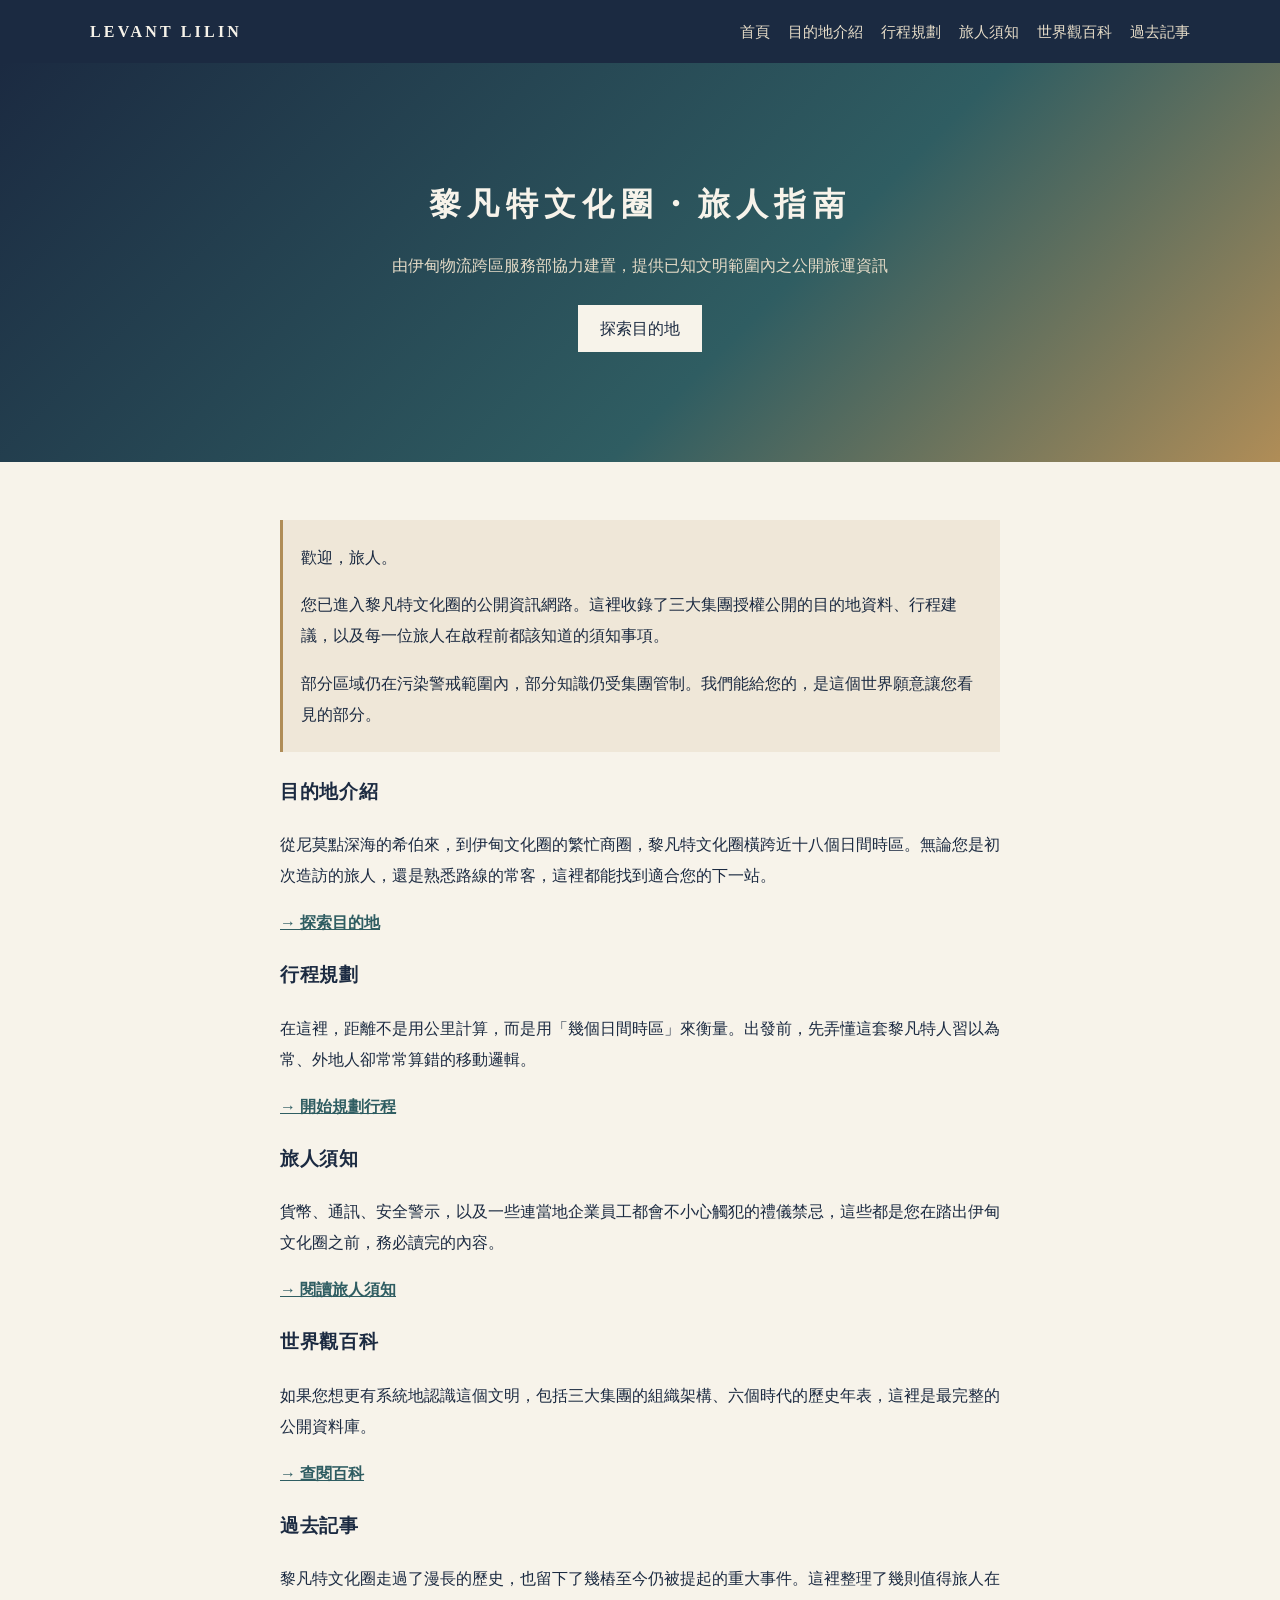
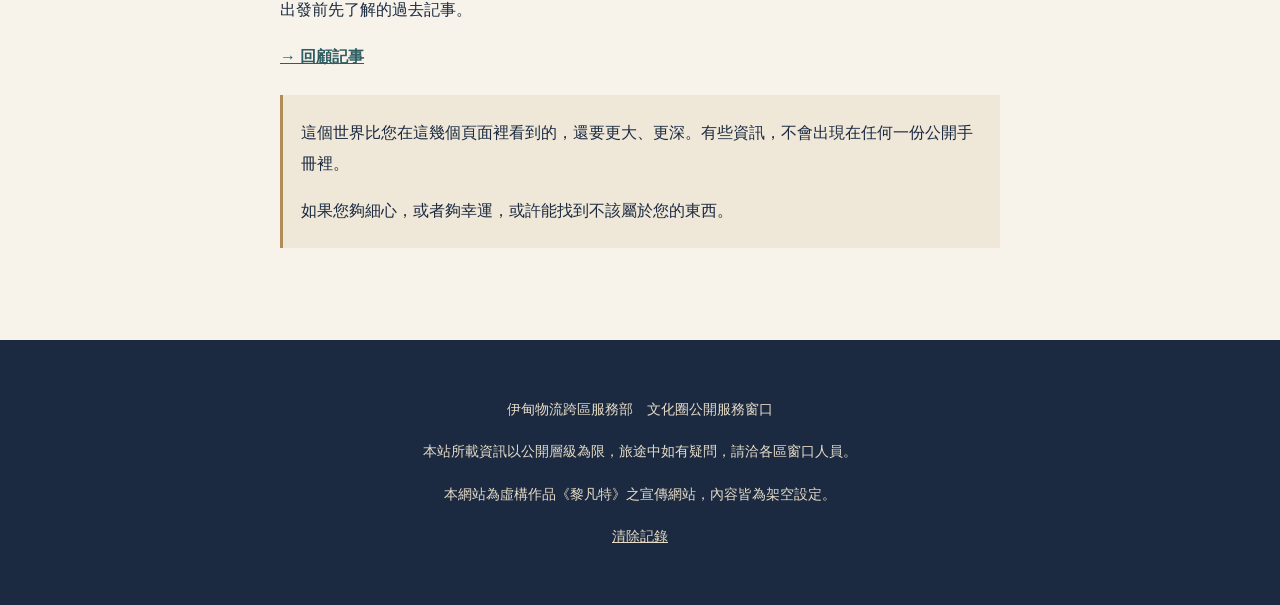
<file: index.html>
<!doctype html>
<html lang="zh-Hant"><head><meta charset="utf-8">
<meta name="viewport" content="width=device-width,initial-scale=1">
<meta name="robots" content="noindex">
<title>首頁｜黎凡特文化圈・旅人指南</title>
<link rel="stylesheet" href="assets/style.css"></head>
<body data-page="home">
<header class="site"><div class="bar"><a class="brand" href="index.html">LEVANT LILIN</a><nav><a href="index.html">首頁</a><a href="destinations.html">目的地介紹</a><a href="itinerary.html">行程規劃</a><a href="rules.html">旅人須知</a><a href="wiki.html">世界觀百科</a><a href="chronicle.html">過去記事</a><a href="archive.html" class="needs-archive" style="display:none">機密檔案室</a></nav></div></header>
<section class="hero keep-hero"><h1>黎凡特文化圈・旅人指南</h1>
<p>由伊甸物流跨區服務部協力建置，提供已知文明範圍內之公開旅運資訊</p>
<a class="btn" href="destinations.html">探索目的地</a></section>
<main>
<blockquote><p>歡迎，旅人。</p>
<p>您已進入黎凡特文化圈的公開資訊網路。這裡收錄了三大集團授權公開的目的地資料、行程建議，以及每一位旅人在啟程前都該知道的須知事項。</p>
<p>部分區域仍在污染警戒範圍內，部分知識仍受集團管制。我們能給您的，是這個世界願意讓您看見的部分。</p></blockquote>
<h3>目的地介紹</h3>
<p>從尼莫點深海的希伯來，到伊甸文化圈的繁忙商圈，黎凡特文化圈橫跨近十八個日間時區。無論您是初次造訪的旅人，還是熟悉路線的常客，這裡都能找到適合您的下一站。</p>
<p><a href="destinations.html"><strong>→ 探索目的地</strong></a></p>
<h3>行程規劃</h3>
<p>在這裡，距離不是用公里計算，而是用「幾個日間時區」來衡量。出發前，先弄懂這套黎凡特人習以為常、外地人卻常常算錯的移動邏輯。</p>
<p><a href="itinerary.html"><strong>→ 開始規劃行程</strong></a></p>
<h3>旅人須知</h3>
<p>貨幣、通訊、安全警示，以及一些連當地企業員工都會不小心觸犯的禮儀禁忌，這些都是您在踏出伊甸文化圈之前，務必讀完的內容。</p>
<p><a href="rules.html"><strong>→ 閱讀旅人須知</strong></a></p>
<h3>世界觀百科</h3>
<p>如果您想更有系統地認識這個文明，包括三大集團的組織架構、六個時代的歷史年表，這裡是最完整的公開資料庫。</p>
<p><a href="wiki.html"><strong>→ 查閱百科</strong></a></p>
<h3>過去記事</h3>
<p>黎凡特文化圈走過了漫長的歷史，也留下了幾樁至今仍被提起的重大事件。這裡整理了幾則值得旅人在出發前先了解的過去記事。</p>
<p><a href="chronicle.html"><strong>→ 回顧記事</strong></a></p>
<blockquote><p>這個世界比您在這幾個頁面裡看到的，還要更大、更深。有些資訊，不會出現在任何一份公開手冊裡。</p>
<p>如果您夠細心，或者夠幸運，或許能找到不該屬於您的東西。</p></blockquote>
</main>
<footer class="site">
<p>伊甸物流跨區服務部　文化圈公開服務窗口</p>
<p>本站所載資訊以公開層級為限，旅途中如有疑問，請洽各區窗口人員。</p>
<p>本網站為虛構作品《黎凡特》之宣傳網站，內容皆為架空設定。</p>
<p><a href="#" id="reset">清除記錄</a></p>
</footer>
<script src="assets/site.js"></script>
</body></html>
</file>
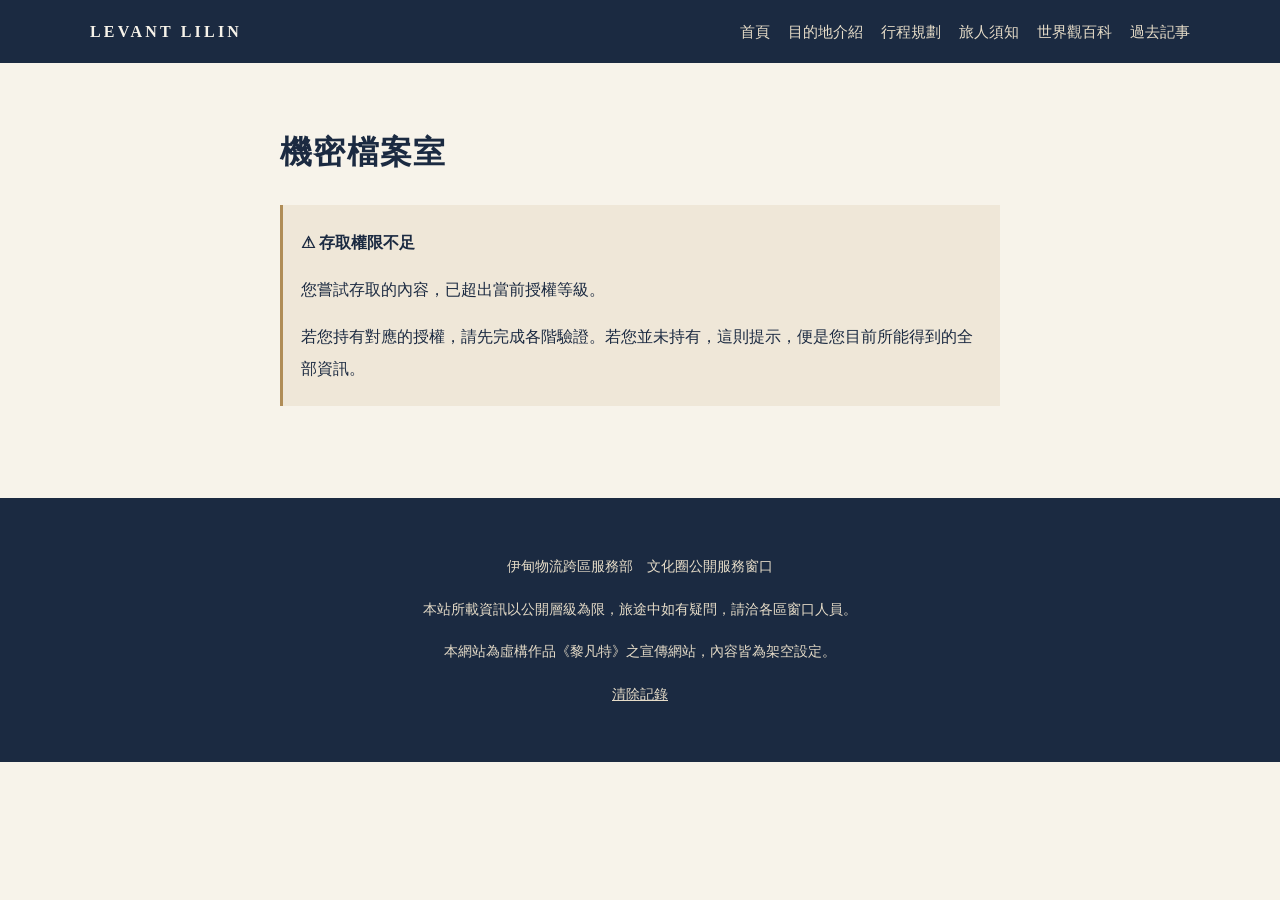
<file: archive.html>
<!doctype html>
<html lang="zh-Hant"><head><meta charset="utf-8">
<meta name="viewport" content="width=device-width,initial-scale=1">
<meta name="robots" content="noindex">
<title>機密檔案室｜黎凡特文化圈・旅人指南</title>
<link rel="stylesheet" href="assets/style.css"></head>
<body data-page="archive">
<header class="site"><div class="bar"><a class="brand" href="index.html">LEVANT LILIN</a><nav><a href="index.html">首頁</a><a href="destinations.html">目的地介紹</a><a href="itinerary.html">行程規劃</a><a href="rules.html">旅人須知</a><a href="wiki.html">世界觀百科</a><a href="chronicle.html">過去記事</a><a href="archive.html" class="needs-archive" style="display:none">機密檔案室</a></nav></div></header>

<main><div class="archive"><h1>機密檔案室</h1>
<blockquote id="denied"><p><strong>⚠ 存取權限不足</strong></p>
<p>您嘗試存取的內容，已超出當前授權等級。</p>
<p>若您持有對應的授權，請先完成各階驗證。若您並未持有，這則提示，便是您目前所能得到的全部資訊。</p></blockquote>
<div id="tiers"><section class="tier keep" data-tier="1" style="display:none"><h3>Ⅰ・污染真相檔案　<small class="state"></small></h3><p data-text="對外公開的說法是：污染源自核能與軍火系統失控。這並非謊言，卻也並非全部。"></p><p data-text="污染並非單純的輻射物質。它具備生物活性，能夠干預神經訊號、改寫基因鏈結，甚至在特定條件下，展現出近乎「意圖」的擴散模式，彷彿它知道自己該往哪裡去。"></p><p data-text="這份認知，僅限三大集團核心決策人與雅各共享。您現在，已經知道得比大多數黎凡特居民都多了。"></p></section><section class="tier keep" data-tier="2" style="display:none"><h3>Ⅱ・雅各系統檔案　<small class="state"></small></h3><p data-text="雅各制度背後，是一套遠比「身分分級」複雜得多的系統。"></p><p data-text="拉結體內植入的，並非單純的訊號接收器，而是一種需要與行星意識網路保持共振才能維持活性的介質。共振會隨時間自然風化，四年為極限，這正是「磐約」之所以存在的原因：唯有親身返回尼莫點，才能重新校準這份逐漸消散的連結。"></p><p data-text="而這套系統並非希伯來自行開發，而是基於紀元前某種更高級技術的改造，其來源已超出本頁所能提供的權限範圍。"></p></section><section class="tier keep" data-tier="3" style="display:none"><h3>Ⅲ・伊斯卡利亞檔案　<small class="state"></small></h3><p data-text="在雅各系統之前，便已有一批人工自我學習型的兵器，長年駐於月球。"></p><p data-text="它們並非為了摧毀而來，也並非為了拯救。它們只是在執行一項極早以前便已設定好的任務：收集污染的資料，並嘗試抵抗、反轉、吸收、再利用這股力量。"></p><p data-text="最終，它們淨化了地表，隨後全數進入休眠，等待被喚醒。它們為此付出的代價，以及如今身在何處，是本檔案室中連中間管理層都無從得知的資訊。"></p></section><section class="tier keep" data-tier="4" style="display:none"><h3>Ⅳ・伊甸起源檔案　<small class="state"></small></h3><p data-text="伊甸，並非如公開歷史所述，是黎凡特重新接觸地表後才建立的企業。"></p><p data-text="在那支「友善部落」遭到屠殺之前，已有極少數重症者與遺族的意識，被希伯來搶救上傳、封存。而今日伊甸企業的高層，幾乎全數是這批意識，經複製、下載、重新回到肉身後的存在。"></p><p data-text="那座紀念碑，紀念的並非一段單純的友好情誼。更深一層的，是紀念碑背後那個人，對這段往事始終無法釋懷的執念，但那已是另一份檔案的內容了。"></p></section><section class="tier keep" data-tier="5" style="display:none"><h3>Ⅴ・終端檔案・圖曆 803 年　<small class="state"></small></h3><p data-text="圖曆 803 年，一場被官方記錄為「地質災變」的事件，發生在巴比倫。"></p><p data-text="官方紀錄止於：救援行動完成，該區域列為管制範圍。"></p><p data-text="官方紀錄沒有提到的是，在那片災區中，有人為了救援深入污染，並因污染過重而死去。而完成救援的，是另一批已具備自主意識的、並非本體的身體。"></p><p data-text="八年後，有人發現了其中一具。至於是誰、如何面對「自己深愛的人，竟有另一個曾經活過、如今卻被做成培養素材的自己」，這份記錄，不存在於任何一份公開檔案裡。"></p></section></div>
<div id="final-slot" style="display:none"><blockquote class="keep"><p>終端檔案需要最終驗證。</p>
<p><a href="#" data-puzzle="5">開啟終端驗證</a></p></blockquote></div>
<div id="ending" style="display:none" class="keep"><hr><p>您已讀完所有您能讀到的檔案。</p>
<p>這個世界，還有更多不在這裡的東西，它們被寫在別的地方。</p></div></div></main>
<footer class="site">
<p>伊甸物流跨區服務部　文化圈公開服務窗口</p>
<p>本站所載資訊以公開層級為限，旅途中如有疑問，請洽各區窗口人員。</p>
<p>本網站為虛構作品《黎凡特》之宣傳網站，內容皆為架空設定。</p>
<p><a href="#" id="reset">清除記錄</a></p>
</footer>
<script src="assets/site.js"></script>
</body></html>
</file>
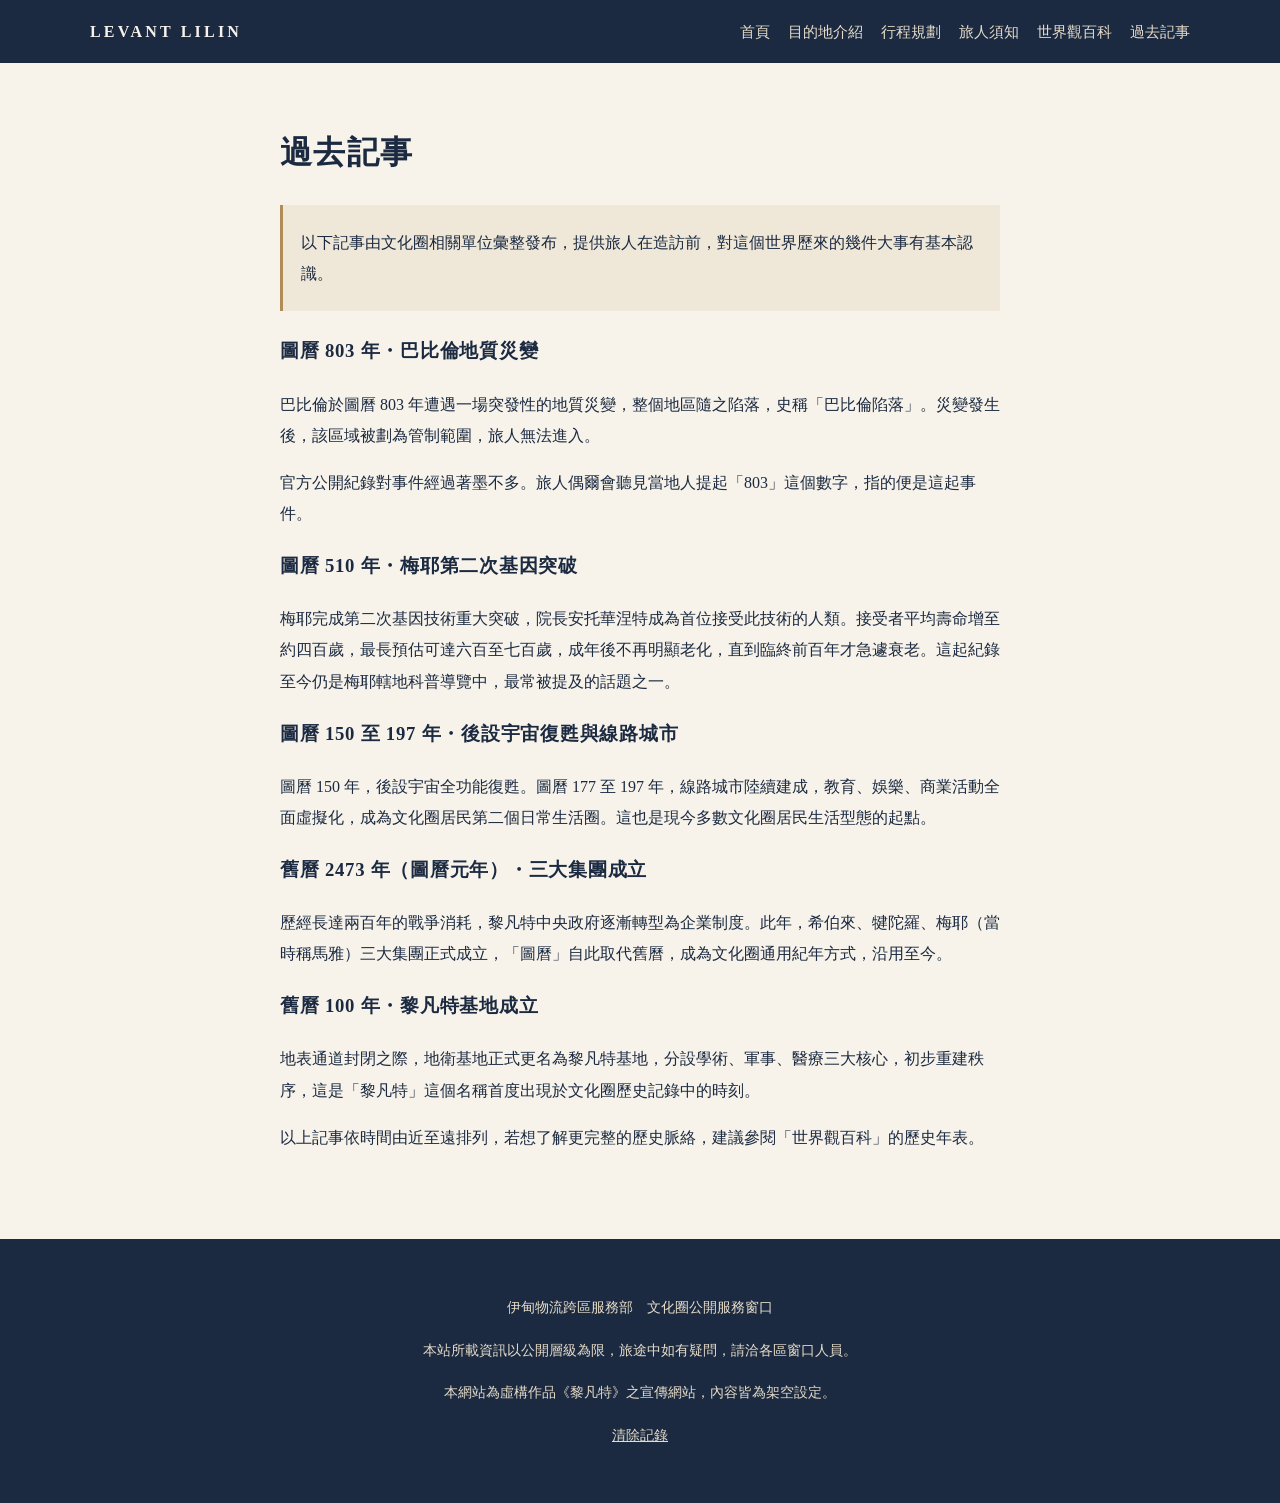
<file: chronicle.html>
<!doctype html>
<html lang="zh-Hant"><head><meta charset="utf-8">
<meta name="viewport" content="width=device-width,initial-scale=1">
<meta name="robots" content="noindex">
<title>過去記事｜黎凡特文化圈・旅人指南</title>
<link rel="stylesheet" href="assets/style.css"></head>
<body data-page="chronicle">
<header class="site"><div class="bar"><a class="brand" href="index.html">LEVANT LILIN</a><nav><a href="index.html">首頁</a><a href="destinations.html">目的地介紹</a><a href="itinerary.html">行程規劃</a><a href="rules.html">旅人須知</a><a href="wiki.html">世界觀百科</a><a href="chronicle.html">過去記事</a><a href="archive.html" class="needs-archive" style="display:none">機密檔案室</a></nav></div></header>

<main><h1>過去記事</h1>
<blockquote><p>以下記事由文化圈相關單位彙整發布，提供旅人在造訪前，對這個世界歷來的幾件大事有基本認識。</p></blockquote>
<h3>圖曆 803 年・巴比倫地質災變</h3>
<p>巴比倫於圖曆 803 年遭遇一場突發性的地質災變，整個地區隨之陷落，史稱「巴比倫陷落」。災變發生後，該區域被劃為管制範圍，旅人無法進入。</p>
<p>官方公開紀錄對事件經過著墨不多。旅人偶爾會聽見當地人提起「803」這個數字，指的便是這起事件。</p>
<h3>圖曆 510 年・梅耶第二次基因突破</h3>
<p>梅耶完成第二次基因技術重大突破，院長安托華涅特成為首位接受此技術的人類。接受者平均壽命增至約四百歲，最長預估可達六百至七百歲，成年後不再明顯老化，直到臨終前百年才急遽衰老。這起紀錄至今仍是梅耶轄地科普導覽中，最常被提及的話題之一。</p>
<h3>圖曆 150 至 197 年・後設宇宙復甦與線路城市</h3>
<p>圖曆 150 年，後設宇宙全功能復甦。圖曆 177 至 197 年，線路城市陸續建成，教育、娛樂、商業活動全面虛擬化，成為文化圈居民第二個日常生活圈。這也是現今多數文化圈居民生活型態的起點。</p>
<h3>舊曆 2473 年（圖曆元年）・三大集團成立</h3>
<p>歷經長達兩百年的戰爭消耗，黎凡特中央政府逐漸轉型為企業制度。此年，希伯來、犍陀羅、梅耶（當時稱馬雅）三大集團正式成立，「圖曆」自此取代舊曆，成為文化圈通用紀年方式，沿用至今。</p>
<h3>舊曆 100 年・黎凡特基地成立</h3>
<p>地表通道封閉之際，地衛基地正式更名為黎凡特基地，分設學術、軍事、醫療三大核心，初步重建秩序，這是「黎凡特」這個名稱首度出現於文化圈歷史記錄中的時刻。</p>
<p>以上記事依時間由近至遠排列，若想了解更完整的歷史脈絡，建議參閱「世界觀百科」的歷史年表。</p></main>
<footer class="site">
<p>伊甸物流跨區服務部　文化圈公開服務窗口</p>
<p>本站所載資訊以公開層級為限，旅途中如有疑問，請洽各區窗口人員。</p>
<p>本網站為虛構作品《黎凡特》之宣傳網站，內容皆為架空設定。</p>
<p><a href="#" id="reset">清除記錄</a></p>
</footer>
<script src="assets/site.js"></script>
</body></html>
</file>
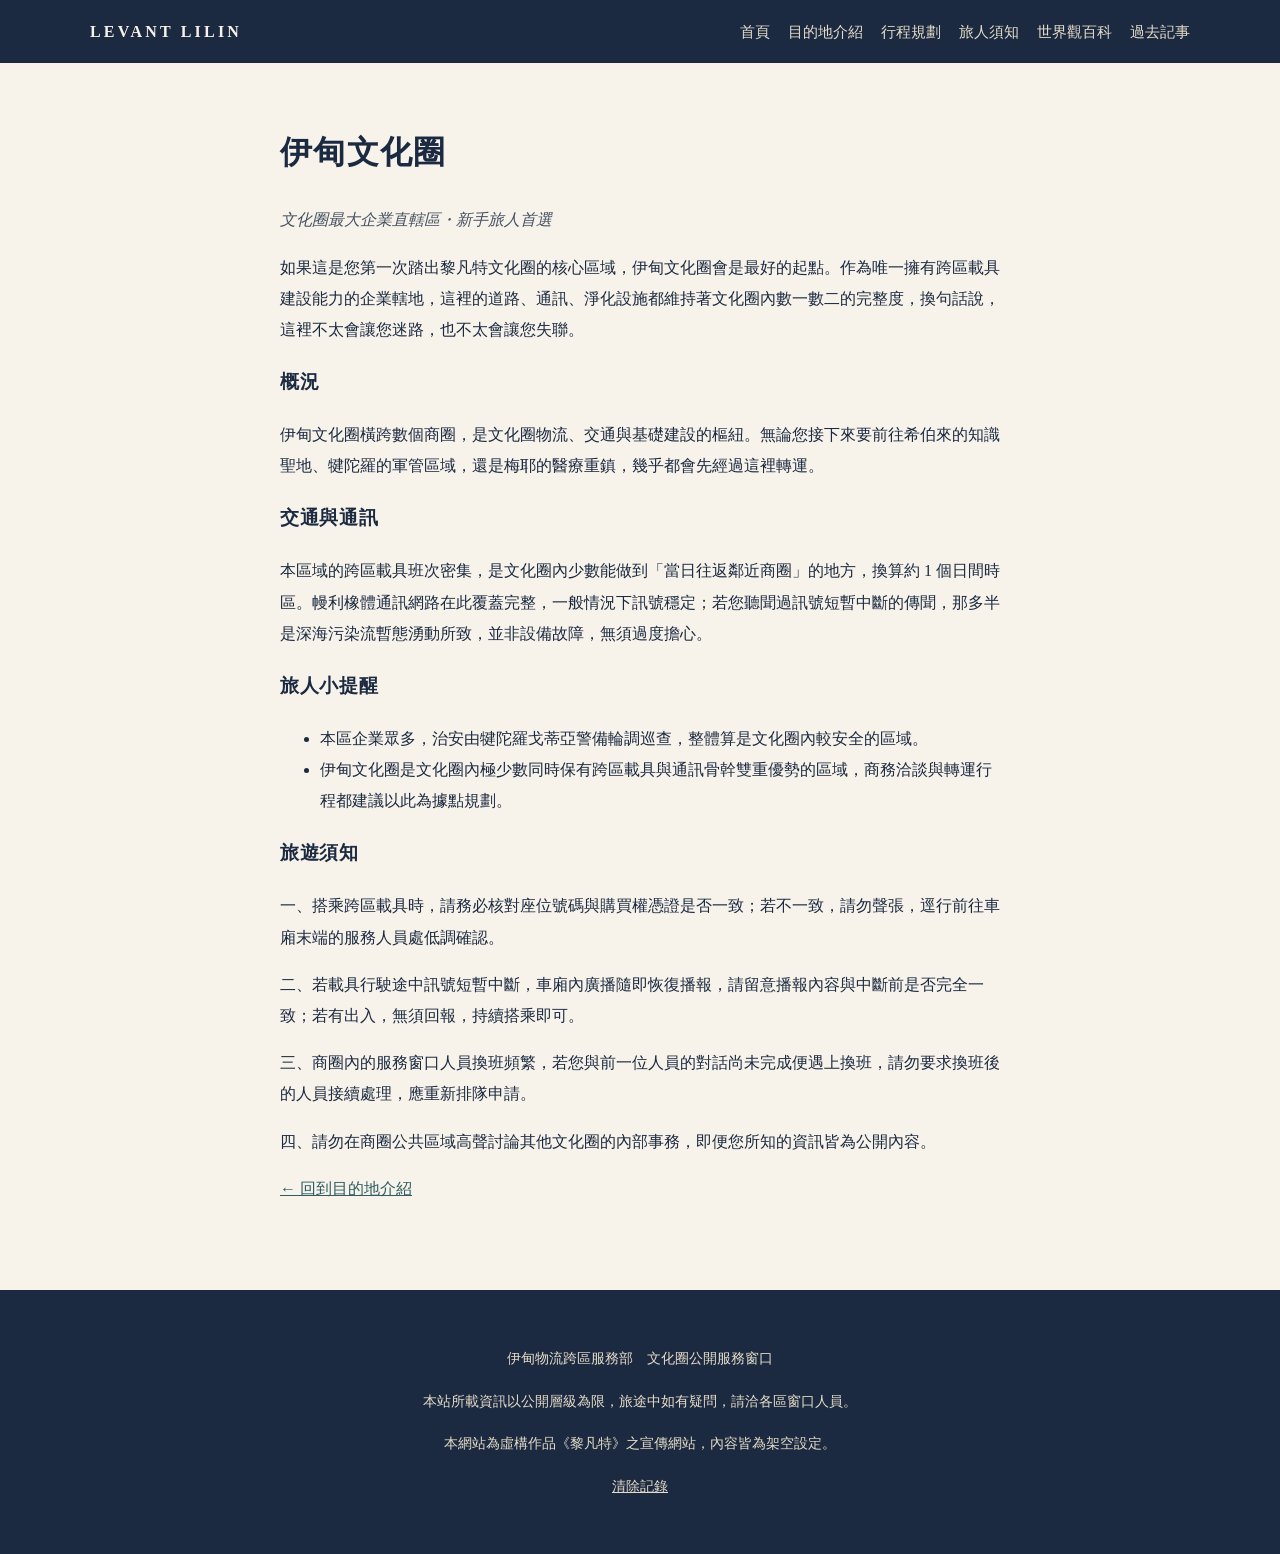
<file: dest-eden.html>
<!doctype html>
<html lang="zh-Hant"><head><meta charset="utf-8">
<meta name="viewport" content="width=device-width,initial-scale=1">
<meta name="robots" content="noindex">
<title>伊甸文化圈｜黎凡特文化圈・旅人指南</title>
<link rel="stylesheet" href="assets/style.css"></head>
<body data-page="dest-eden">
<header class="site"><div class="bar"><a class="brand" href="index.html">LEVANT LILIN</a><nav><a href="index.html">首頁</a><a href="destinations.html">目的地介紹</a><a href="itinerary.html">行程規劃</a><a href="rules.html">旅人須知</a><a href="wiki.html">世界觀百科</a><a href="chronicle.html">過去記事</a><a href="archive.html" class="needs-archive" style="display:none">機密檔案室</a></nav></div></header>

<main><h1>伊甸文化圈</h1><p class='sub'>文化圈最大企業直轄區・新手旅人首選</p><p>如果這是您第一次踏出黎凡特文化圈的核心區域，伊甸文化圈會是最好的起點。作為唯一擁有跨區載具建設能力的企業轄地，這裡的道路、通訊、淨化設施都維持著文化圈內數一數二的完整度，換句話說，這裡不太會讓您迷路，也不太會讓您失聯。</p><h3>概況</h3><p>伊甸文化圈橫跨數個商圈，是文化圈物流、交通與基礎建設的樞紐。無論您接下來要前往希伯來的知識聖地、犍陀羅的軍管區域，還是梅耶的醫療重鎮，幾乎都會先經過這裡轉運。</p><h3>交通與通訊</h3><p>本區域的跨區載具班次密集，是文化圈內少數能做到「當日往返鄰近商圈」的地方，換算約 1 個日間時區。幔利橡體通訊網路在此覆蓋完整，一般情況下訊號穩定；若您聽聞過訊號短暫中斷的傳聞，那多半是深海污染流暫態湧動所致，並非設備故障，無須過度擔心。</p><h3>旅人小提醒</h3><ul><li>本區企業眾多，治安由犍陀羅戈蒂亞警備輪調巡查，整體算是文化圈內較安全的區域。</li><li>伊甸文化圈是文化圈內極少數同時保有跨區載具與通訊骨幹雙重優勢的區域，商務洽談與轉運行程都建議以此為據點規劃。</li></ul><h3>旅遊須知</h3><p>一、搭乘跨區載具時，請務必核對座位號碼與購買權憑證是否一致；若不一致，請勿聲張，逕行前往車廂末端的服務人員處低調確認。</p><p>二、若載具行駛途中訊號短暫中斷，車廂內廣播隨即恢復播報，請留意播報內容與中斷前是否完全一致；若有出入，無須回報，持續搭乘即可。</p><p>三、商圈內的服務窗口人員換班頻繁，若您與前一位人員的對話尚未完成便遇上換班，請勿要求換班後的人員接續處理，應重新排隊申請。</p><p>四、請勿在商圈公共區域高聲討論其他文化圈的內部事務，即便您所知的資訊皆為公開內容。</p><p><a href="destinations.html">← 回到目的地介紹</a></p></main>
<footer class="site">
<p>伊甸物流跨區服務部　文化圈公開服務窗口</p>
<p>本站所載資訊以公開層級為限，旅途中如有疑問，請洽各區窗口人員。</p>
<p>本網站為虛構作品《黎凡特》之宣傳網站，內容皆為架空設定。</p>
<p><a href="#" id="reset">清除記錄</a></p>
</footer>
<script src="assets/site.js"></script>
</body></html>
</file>
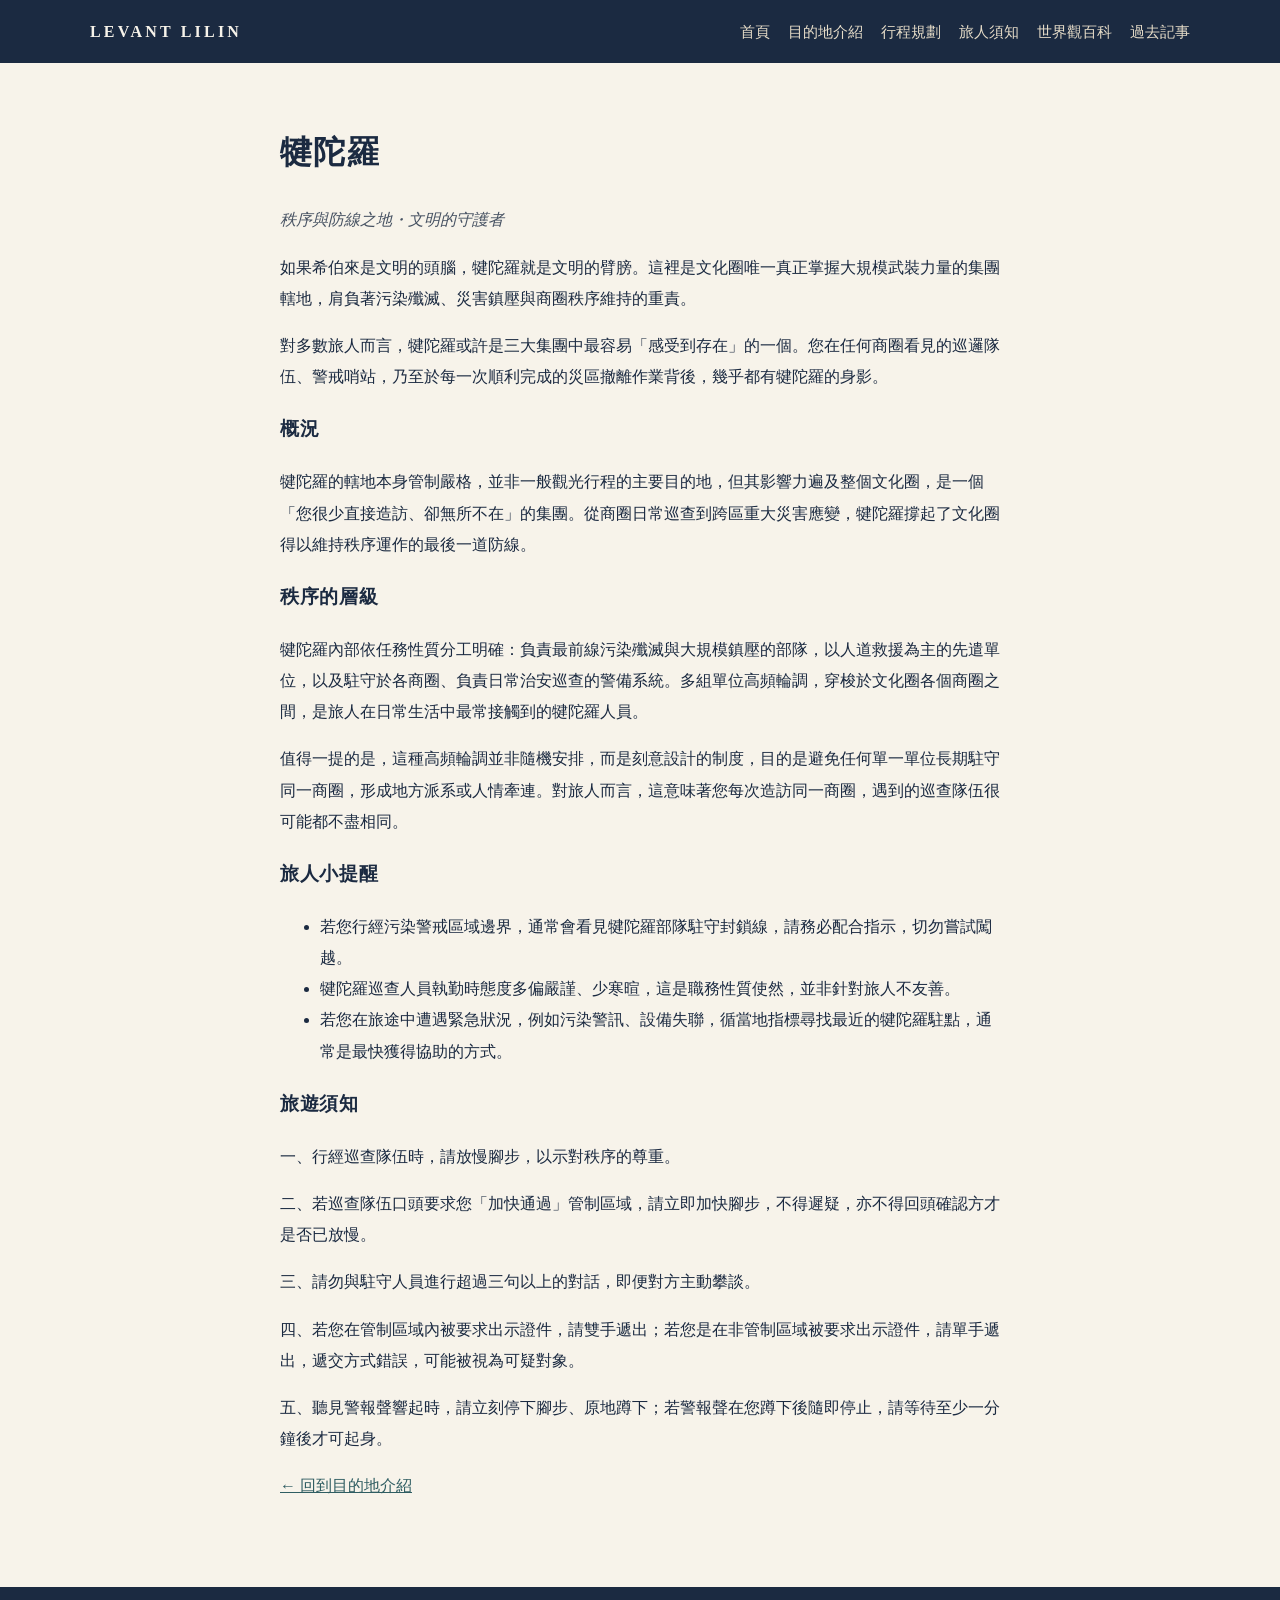
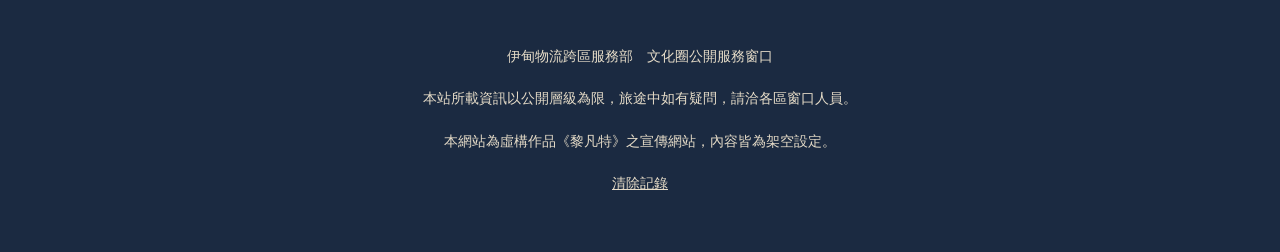
<file: dest-gandhara.html>
<!doctype html>
<html lang="zh-Hant"><head><meta charset="utf-8">
<meta name="viewport" content="width=device-width,initial-scale=1">
<meta name="robots" content="noindex">
<title>犍陀羅｜黎凡特文化圈・旅人指南</title>
<link rel="stylesheet" href="assets/style.css"></head>
<body data-page="dest-gandhara">
<header class="site"><div class="bar"><a class="brand" href="index.html">LEVANT LILIN</a><nav><a href="index.html">首頁</a><a href="destinations.html">目的地介紹</a><a href="itinerary.html">行程規劃</a><a href="rules.html">旅人須知</a><a href="wiki.html">世界觀百科</a><a href="chronicle.html">過去記事</a><a href="archive.html" class="needs-archive" style="display:none">機密檔案室</a></nav></div></header>

<main><h1>犍陀羅</h1><p class='sub'>秩序與防線之地・文明的守護者</p><p>如果希伯來是文明的頭腦，犍陀羅就是文明的臂膀。這裡是文化圈唯一真正掌握大規模武裝力量的集團轄地，肩負著污染殲滅、災害鎮壓與商圈秩序維持的重責。</p><p>對多數旅人而言，犍陀羅或許是三大集團中最容易「感受到存在」的一個。您在任何商圈看見的巡邏隊伍、警戒哨站，乃至於每一次順利完成的災區撤離作業背後，幾乎都有犍陀羅的身影。</p><h3>概況</h3><p>犍陀羅的轄地本身管制嚴格，並非一般觀光行程的主要目的地，但其影響力遍及整個文化圈，是一個「您很少直接造訪、卻無所不在」的集團。從商圈日常巡查到跨區重大災害應變，犍陀羅撐起了文化圈得以維持秩序運作的最後一道防線。</p><h3>秩序的層級</h3><p>犍陀羅內部依任務性質分工明確：負責最前線污染殲滅與大規模鎮壓的部隊，以人道救援為主的先遣單位，以及駐守於各商圈、負責日常治安巡查的警備系統。多組單位高頻輪調，穿梭於文化圈各個商圈之間，是旅人在日常生活中最常接觸到的犍陀羅人員。</p><p>值得一提的是，這種高頻輪調並非隨機安排，而是刻意設計的制度，目的是避免任何單一單位長期駐守同一商圈，形成地方派系或人情牽連。對旅人而言，這意味著您每次造訪同一商圈，遇到的巡查隊伍很可能都不盡相同。</p><h3>旅人小提醒</h3><ul><li>若您行經污染警戒區域邊界，通常會看見犍陀羅部隊駐守封鎖線，請務必配合指示，切勿嘗試闖越。</li><li>犍陀羅巡查人員執勤時態度多偏嚴謹、少寒暄，這是職務性質使然，並非針對旅人不友善。</li><li>若您在旅途中遭遇緊急狀況，例如污染警訊、設備失聯，循當地指標尋找最近的犍陀羅駐點，通常是最快獲得協助的方式。</li></ul><h3>旅遊須知</h3><p>一、行經巡查隊伍時，請放慢腳步，以示對秩序的尊重。</p><p>二、若巡查隊伍口頭要求您「加快通過」管制區域，請立即加快腳步，不得遲疑，亦不得回頭確認方才是否已放慢。</p><p>三、請勿與駐守人員進行超過三句以上的對話，即便對方主動攀談。</p><p>四、若您在管制區域內被要求出示證件，請雙手遞出；若您是在非管制區域被要求出示證件，請單手遞出，遞交方式錯誤，可能被視為可疑對象。</p><p>五、聽見警報聲響起時，請立刻停下腳步、原地蹲下；若警報聲在您蹲下後隨即停止，請等待至少一分鐘後才可起身。</p><p><a href="destinations.html">← 回到目的地介紹</a></p></main>
<footer class="site">
<p>伊甸物流跨區服務部　文化圈公開服務窗口</p>
<p>本站所載資訊以公開層級為限，旅途中如有疑問，請洽各區窗口人員。</p>
<p>本網站為虛構作品《黎凡特》之宣傳網站，內容皆為架空設定。</p>
<p><a href="#" id="reset">清除記錄</a></p>
</footer>
<script src="assets/site.js"></script>
</body></html>
</file>
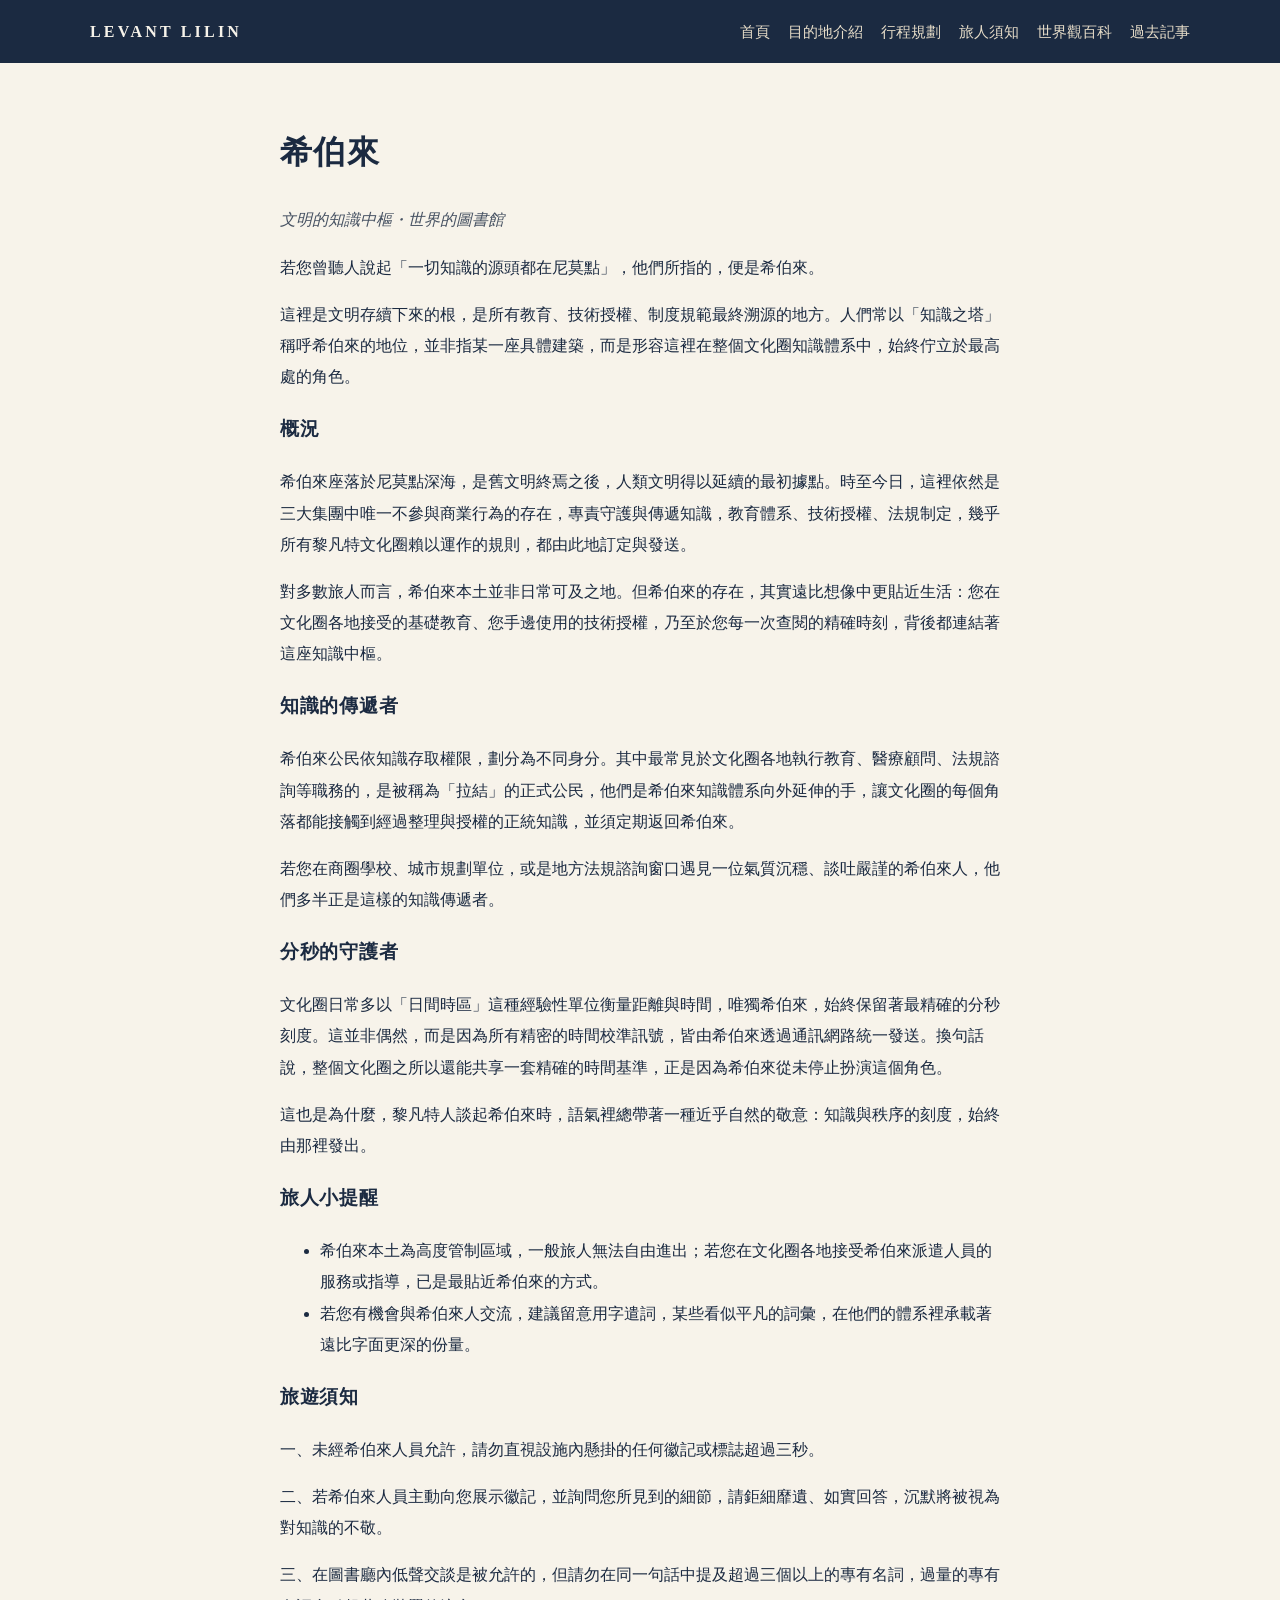
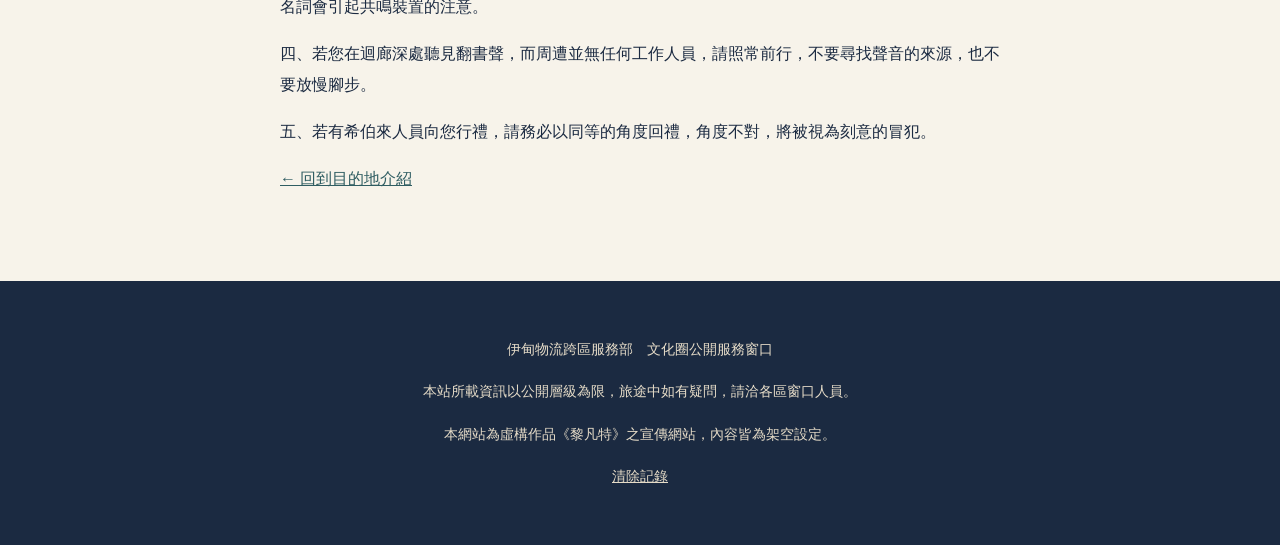
<file: dest-hebrew.html>
<!doctype html>
<html lang="zh-Hant"><head><meta charset="utf-8">
<meta name="viewport" content="width=device-width,initial-scale=1">
<meta name="robots" content="noindex">
<title>希伯來｜黎凡特文化圈・旅人指南</title>
<link rel="stylesheet" href="assets/style.css"></head>
<body data-page="dest-hebrew">
<header class="site"><div class="bar"><a class="brand" href="index.html">LEVANT LILIN</a><nav><a href="index.html">首頁</a><a href="destinations.html">目的地介紹</a><a href="itinerary.html">行程規劃</a><a href="rules.html">旅人須知</a><a href="wiki.html">世界觀百科</a><a href="chronicle.html">過去記事</a><a href="archive.html" class="needs-archive" style="display:none">機密檔案室</a></nav></div></header>

<main><h1>希伯來</h1><p class='sub'>文明的知識中樞・世界的圖書館</p><p>若您曾聽人說起「一切知識的源頭都在尼莫點」，他們所指的，便是希伯來。</p><p>這裡是文明存續下來的根，是所有教育、技術授權、制度規範最終溯源的地方。人們常以「知識之塔」稱呼希伯來的地位，並非指某一座具體建築，而是形容這裡在整個文化圈知識體系中，始終佇立於最高處的角色。</p><h3>概況</h3><p>希伯來座落於尼莫點深海，是舊文明終焉之後，人類文明得以延續的最初據點。時至今日，這裡依然是三大集團中唯一不參與商業行為的存在，專責守護與傳遞知識，教育體系、技術授權、法規制定，幾乎所有黎凡特文化圈賴以運作的規則，都由此地訂定與發送。</p><p>對多數旅人而言，希伯來本土並非日常可及之地。但希伯來的存在，其實遠比想像中更貼近生活：您在文化圈各地接受的基礎教育、您手邊使用的技術授權，乃至於您每一次查閱的精確時刻，背後都連結著這座知識中樞。</p><h3>知識的傳遞者</h3><p>希伯來公民依知識存取權限，劃分為不同身分。其中最常見於文化圈各地執行教育、醫療顧問、法規諮詢等職務的，是被稱為「拉結」的正式公民，他們是希伯來知識體系向外延伸的手，讓文化圈的每個角落都能接觸到經過整理與授權的正統知識，並須定期返回希伯來。</p><p>若您在商圈學校、城市規劃單位，或是地方法規諮詢窗口遇見一位氣質沉穩、談吐嚴謹的希伯來人，他們多半正是這樣的知識傳遞者。</p><h3>分秒的守護者</h3><p>文化圈日常多以「日間時區」這種經驗性單位衡量距離與時間，唯獨希伯來，始終保留著最精確的分秒刻度。這並非偶然，而是因為所有精密的時間校準訊號，皆由希伯來透過通訊網路統一發送。換句話說，整個文化圈之所以還能共享一套精確的時間基準，正是因為希伯來從未停止扮演這個角色。</p><p>這也是為什麼，黎凡特人談起希伯來時，語氣裡總帶著一種近乎自然的敬意：知識與秩序的刻度，始終由那裡發出。</p><h3>旅人小提醒</h3><ul><li>希伯來本土為高度管制區域，一般旅人無法自由進出；若您在文化圈各地接受希伯來派遣人員的服務或指導，已是最貼近希伯來的方式。</li><li>若您有機會與希伯來人交流，建議留意用字遣詞，某些看似平凡的詞彙，在他們的體系裡承載著遠比字面更深的份量。</li></ul><h3>旅遊須知</h3><p>一、未經希伯來人員允許，請勿直視設施內懸掛的任何徽記或標誌超過三秒。</p><p>二、若希伯來人員主動向您展示徽記，並詢問您所見到的細節，請鉅細靡遺、如實回答，沉默將被視為對知識的不敬。</p><p>三、在圖書廳內低聲交談是被允許的，但請勿在同一句話中提及超過三個以上的專有名詞，過量的專有名詞會引起共鳴裝置的注意。</p><p>四、若您在迴廊深處聽見翻書聲，而周遭並無任何工作人員，請照常前行，不要尋找聲音的來源，也不要放慢腳步。</p><p>五、若有希伯來人員向您行禮，請務必以同等的角度回禮，角度不對，將被視為刻意的冒犯。</p><p><a href="destinations.html">← 回到目的地介紹</a></p></main>
<footer class="site">
<p>伊甸物流跨區服務部　文化圈公開服務窗口</p>
<p>本站所載資訊以公開層級為限，旅途中如有疑問，請洽各區窗口人員。</p>
<p>本網站為虛構作品《黎凡特》之宣傳網站，內容皆為架空設定。</p>
<p><a href="#" id="reset">清除記錄</a></p>
</footer>
<script src="assets/site.js"></script>
</body></html>
</file>
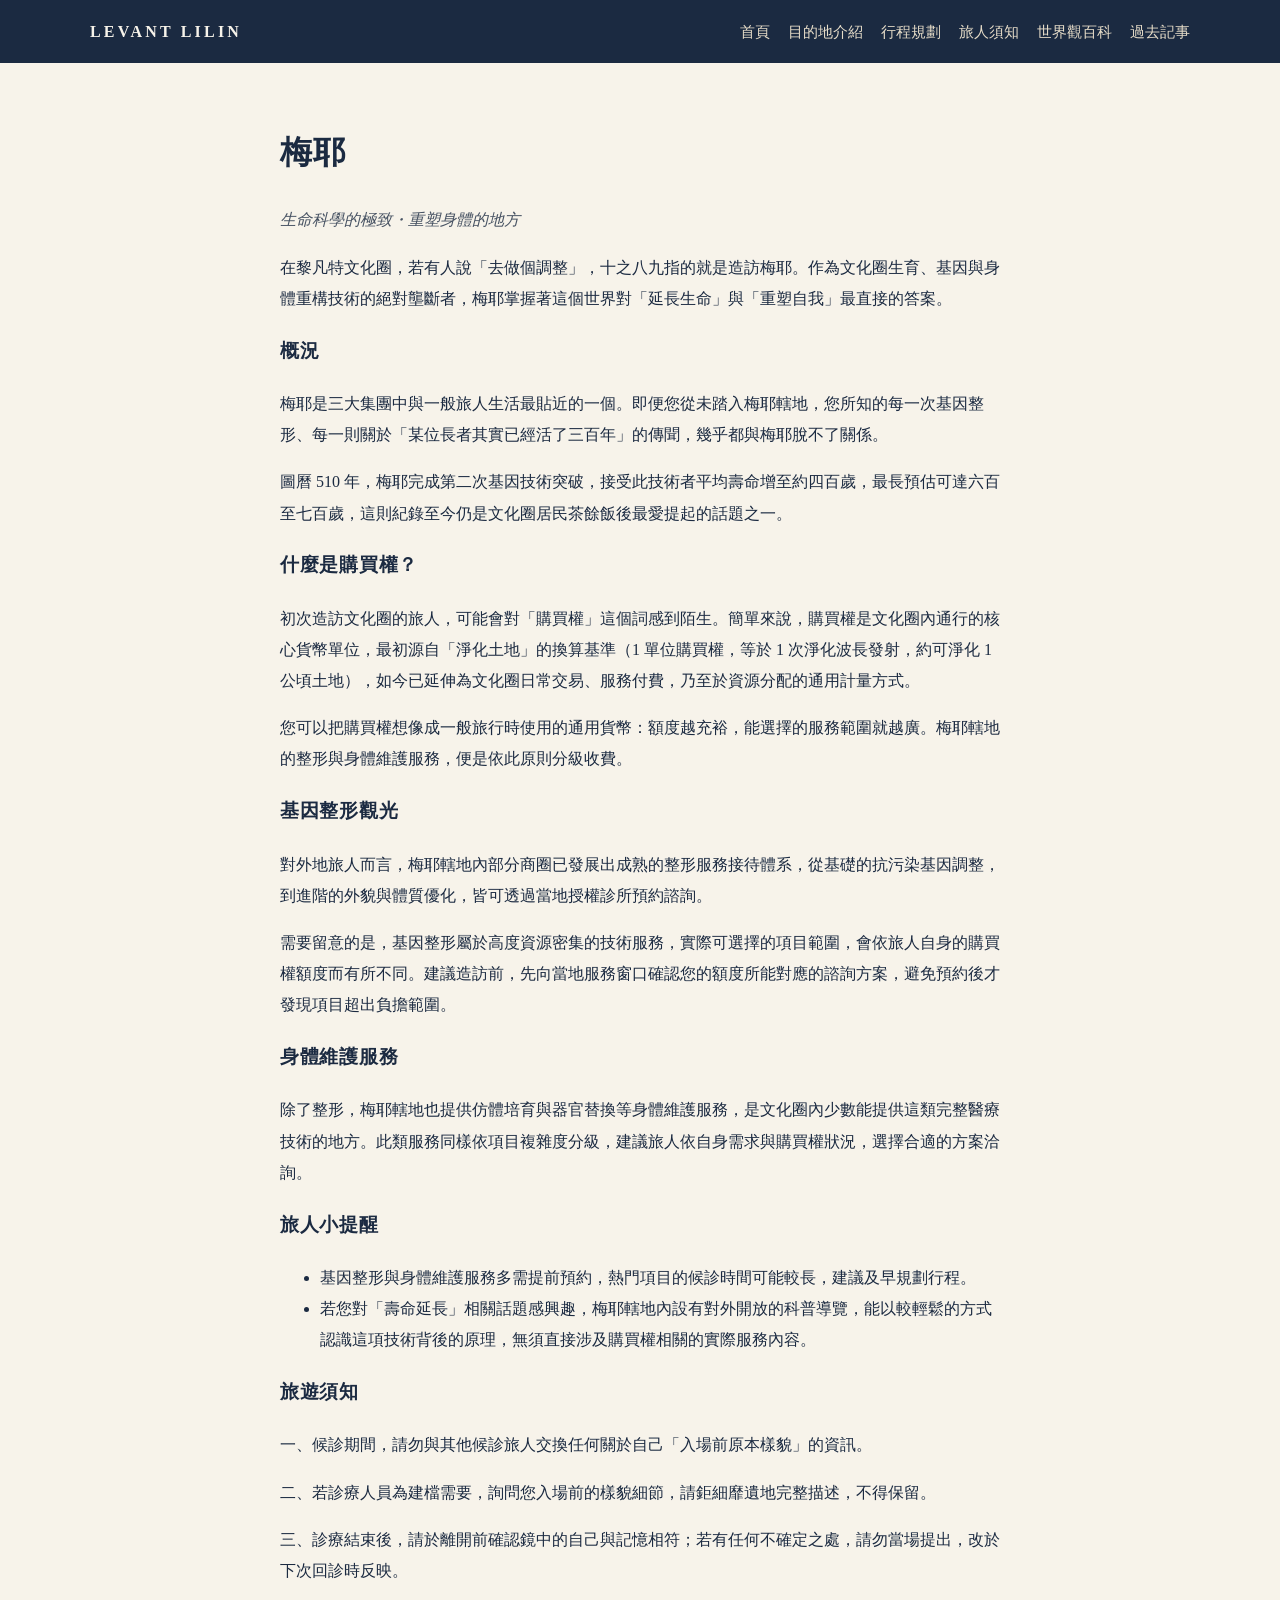
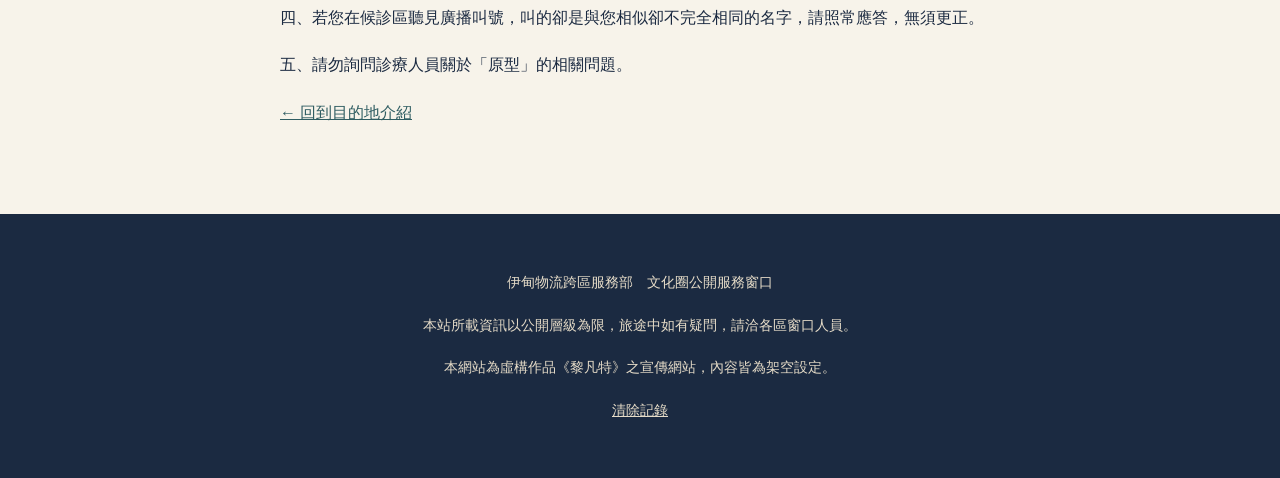
<file: dest-mayer.html>
<!doctype html>
<html lang="zh-Hant"><head><meta charset="utf-8">
<meta name="viewport" content="width=device-width,initial-scale=1">
<meta name="robots" content="noindex">
<title>梅耶｜黎凡特文化圈・旅人指南</title>
<link rel="stylesheet" href="assets/style.css"></head>
<body data-page="dest-mayer">
<header class="site"><div class="bar"><a class="brand" href="index.html">LEVANT LILIN</a><nav><a href="index.html">首頁</a><a href="destinations.html">目的地介紹</a><a href="itinerary.html">行程規劃</a><a href="rules.html">旅人須知</a><a href="wiki.html">世界觀百科</a><a href="chronicle.html">過去記事</a><a href="archive.html" class="needs-archive" style="display:none">機密檔案室</a></nav></div></header>

<main><h1>梅耶</h1><p class='sub'>生命科學的極致・重塑身體的地方</p><p>在黎凡特文化圈，若有人說「去做個調整」，十之八九指的就是造訪梅耶。作為文化圈生育、基因與身體重構技術的絕對壟斷者，梅耶掌握著這個世界對「延長生命」與「重塑自我」最直接的答案。</p><h3>概況</h3><p>梅耶是三大集團中與一般旅人生活最貼近的一個。即便您從未踏入梅耶轄地，您所知的每一次基因整形、每一則關於「某位長者其實已經活了三百年」的傳聞，幾乎都與梅耶脫不了關係。</p><p>圖曆 510 年，梅耶完成第二次基因技術突破，接受此技術者平均壽命增至約四百歲，最長預估可達六百至七百歲，這則紀錄至今仍是文化圈居民茶餘飯後最愛提起的話題之一。</p><h3>什麼是購買權？</h3><p>初次造訪文化圈的旅人，可能會對「購買權」這個詞感到陌生。簡單來說，購買權是文化圈內通行的核心貨幣單位，最初源自「淨化土地」的換算基準（1 單位購買權，等於 1 次淨化波長發射，約可淨化 1 公頃土地），如今已延伸為文化圈日常交易、服務付費，乃至於資源分配的通用計量方式。</p><p>您可以把購買權想像成一般旅行時使用的通用貨幣：額度越充裕，能選擇的服務範圍就越廣。梅耶轄地的整形與身體維護服務，便是依此原則分級收費。</p><h3>基因整形觀光</h3><p>對外地旅人而言，梅耶轄地內部分商圈已發展出成熟的整形服務接待體系，從基礎的抗污染基因調整，到進階的外貌與體質優化，皆可透過當地授權診所預約諮詢。</p><p>需要留意的是，基因整形屬於高度資源密集的技術服務，實際可選擇的項目範圍，會依旅人自身的購買權額度而有所不同。建議造訪前，先向當地服務窗口確認您的額度所能對應的諮詢方案，避免預約後才發現項目超出負擔範圍。</p><h3>身體維護服務</h3><p>除了整形，梅耶轄地也提供仿體培育與器官替換等身體維護服務，是文化圈內少數能提供這類完整醫療技術的地方。此類服務同樣依項目複雜度分級，建議旅人依自身需求與購買權狀況，選擇合適的方案洽詢。</p><h3>旅人小提醒</h3><ul><li>基因整形與身體維護服務多需提前預約，熱門項目的候診時間可能較長，建議及早規劃行程。</li><li>若您對「壽命延長」相關話題感興趣，梅耶轄地內設有對外開放的科普導覽，能以較輕鬆的方式認識這項技術背後的原理，無須直接涉及購買權相關的實際服務內容。</li></ul><h3>旅遊須知</h3><p>一、候診期間，請勿與其他候診旅人交換任何關於自己「入場前原本樣貌」的資訊。</p><p>二、若診療人員為建檔需要，詢問您入場前的樣貌細節，請鉅細靡遺地完整描述，不得保留。</p><p>三、診療結束後，請於離開前確認鏡中的自己與記憶相符；若有任何不確定之處，請勿當場提出，改於下次回診時反映。</p><p>四、若您在候診區聽見廣播叫號，叫的卻是與您相似卻不完全相同的名字，請照常應答，無須更正。</p><p>五、請勿詢問診療人員關於「原型」的相關問題。</p><p><a href="destinations.html">← 回到目的地介紹</a></p></main>
<footer class="site">
<p>伊甸物流跨區服務部　文化圈公開服務窗口</p>
<p>本站所載資訊以公開層級為限，旅途中如有疑問，請洽各區窗口人員。</p>
<p>本網站為虛構作品《黎凡特》之宣傳網站，內容皆為架空設定。</p>
<p><a href="#" id="reset">清除記錄</a></p>
</footer>
<script src="assets/site.js"></script>
</body></html>
</file>
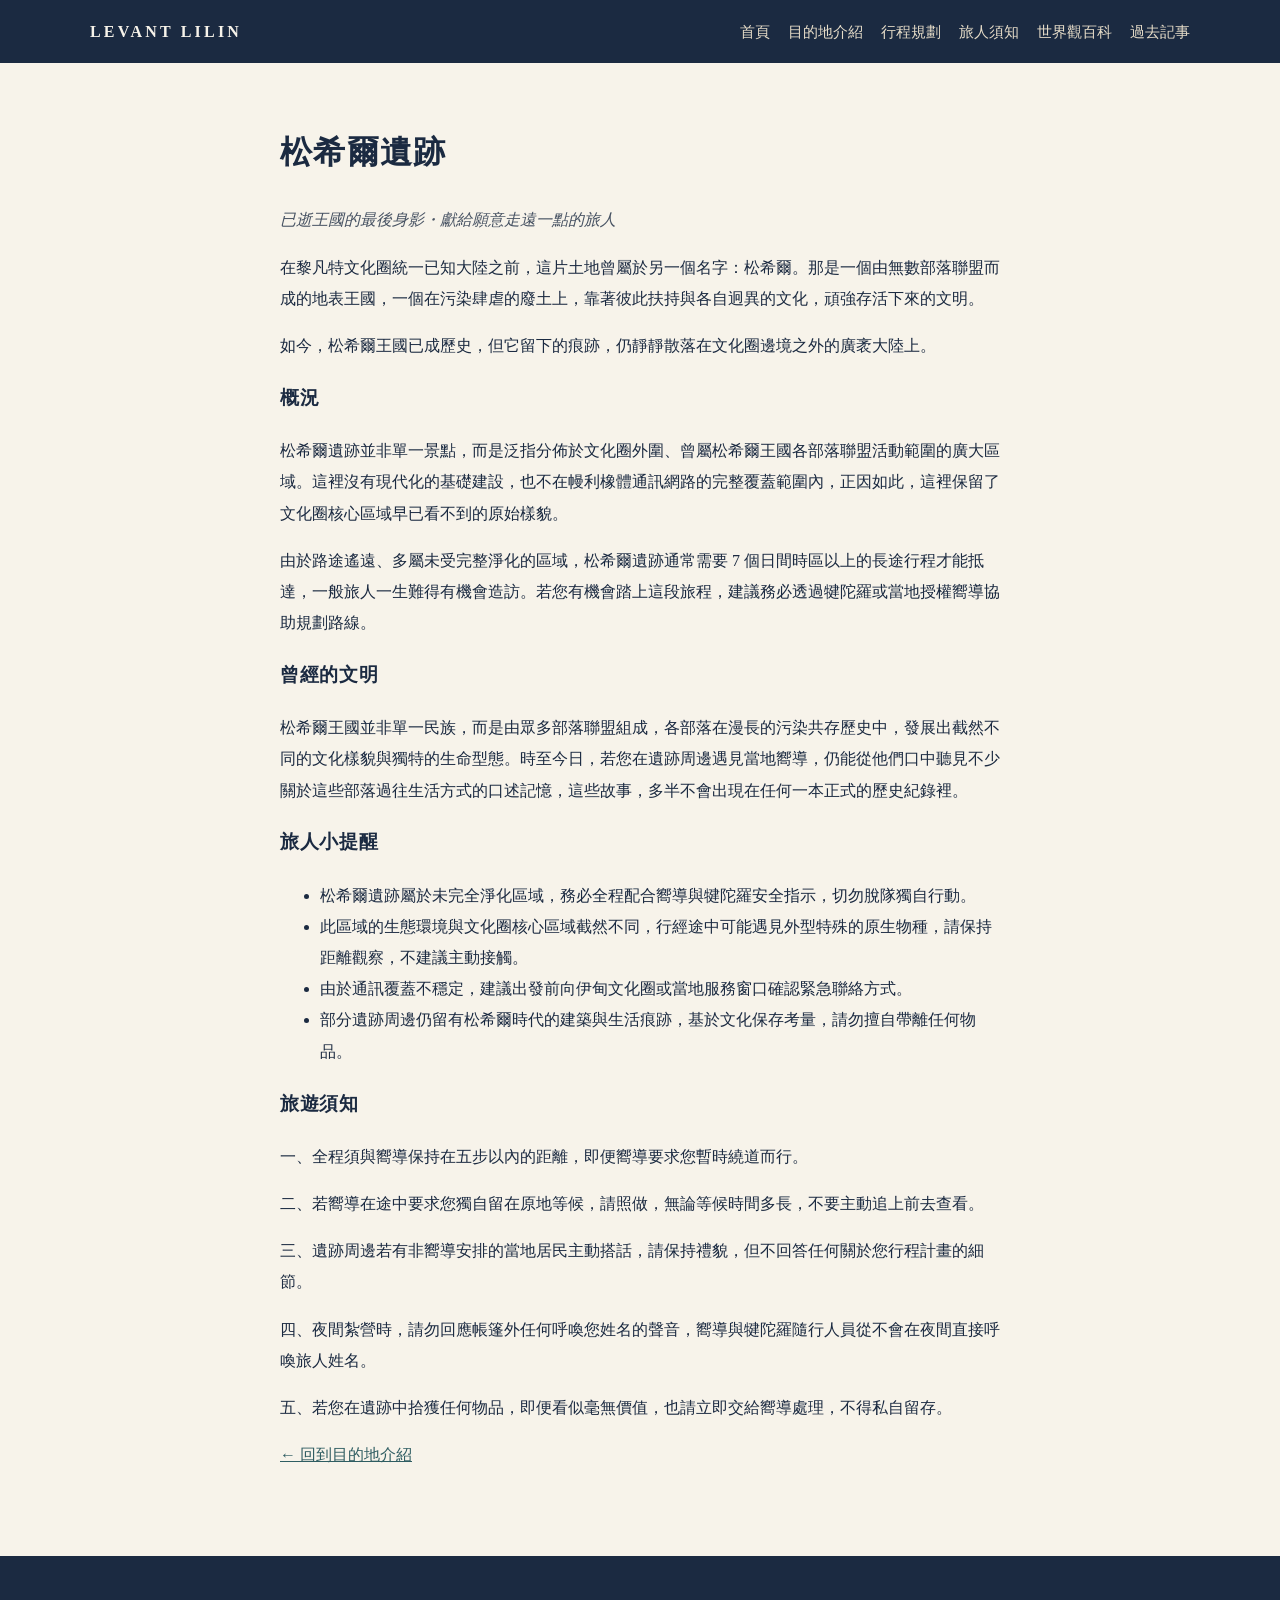
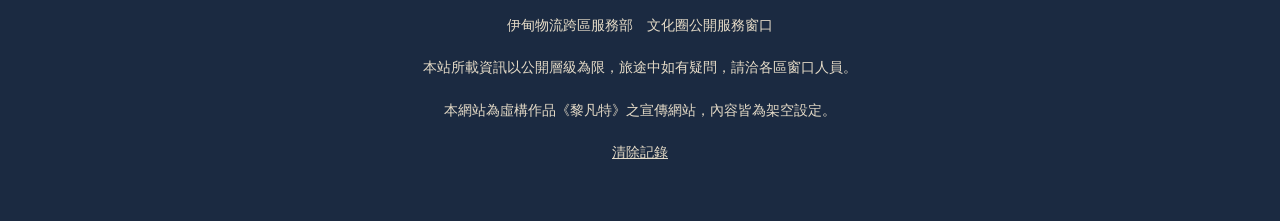
<file: dest-songhill.html>
<!doctype html>
<html lang="zh-Hant"><head><meta charset="utf-8">
<meta name="viewport" content="width=device-width,initial-scale=1">
<meta name="robots" content="noindex">
<title>松希爾遺跡｜黎凡特文化圈・旅人指南</title>
<link rel="stylesheet" href="assets/style.css"></head>
<body data-page="dest-songhill">
<header class="site"><div class="bar"><a class="brand" href="index.html">LEVANT LILIN</a><nav><a href="index.html">首頁</a><a href="destinations.html">目的地介紹</a><a href="itinerary.html">行程規劃</a><a href="rules.html">旅人須知</a><a href="wiki.html">世界觀百科</a><a href="chronicle.html">過去記事</a><a href="archive.html" class="needs-archive" style="display:none">機密檔案室</a></nav></div></header>

<main><h1>松希爾遺跡</h1><p class='sub'>已逝王國的最後身影・獻給願意走遠一點的旅人</p><p>在黎凡特文化圈統一已知大陸之前，這片土地曾屬於另一個名字：松希爾。那是一個由無數部落聯盟而成的地表王國，一個在污染肆虐的廢土上，靠著彼此扶持與各自迥異的文化，頑強存活下來的文明。</p><p>如今，松希爾王國已成歷史，但它留下的痕跡，仍靜靜散落在文化圈邊境之外的廣袤大陸上。</p><h3>概況</h3><p>松希爾遺跡並非單一景點，而是泛指分佈於文化圈外圍、曾屬松希爾王國各部落聯盟活動範圍的廣大區域。這裡沒有現代化的基礎建設，也不在幔利橡體通訊網路的完整覆蓋範圍內，正因如此，這裡保留了文化圈核心區域早已看不到的原始樣貌。</p><p>由於路途遙遠、多屬未受完整淨化的區域，松希爾遺跡通常需要 7 個日間時區以上的長途行程才能抵達，一般旅人一生難得有機會造訪。若您有機會踏上這段旅程，建議務必透過犍陀羅或當地授權嚮導協助規劃路線。</p><h3>曾經的文明</h3><p>松希爾王國並非單一民族，而是由眾多部落聯盟組成，各部落在漫長的污染共存歷史中，發展出截然不同的文化樣貌與獨特的生命型態。時至今日，若您在遺跡周邊遇見當地嚮導，仍能從他們口中聽見不少關於這些部落過往生活方式的口述記憶，這些故事，多半不會出現在任何一本正式的歷史紀錄裡。</p><h3>旅人小提醒</h3><ul><li>松希爾遺跡屬於未完全淨化區域，務必全程配合嚮導與犍陀羅安全指示，切勿脫隊獨自行動。</li><li>此區域的生態環境與文化圈核心區域截然不同，行經途中可能遇見外型特殊的原生物種，請保持距離觀察，不建議主動接觸。</li><li>由於通訊覆蓋不穩定，建議出發前向伊甸文化圈或當地服務窗口確認緊急聯絡方式。</li><li>部分遺跡周邊仍留有松希爾時代的建築與生活痕跡，基於文化保存考量，請勿擅自帶離任何物品。</li></ul><h3>旅遊須知</h3><p>一、全程須與嚮導保持在五步以內的距離，即便嚮導要求您暫時繞道而行。</p><p>二、若嚮導在途中要求您獨自留在原地等候，請照做，無論等候時間多長，不要主動追上前去查看。</p><p>三、遺跡周邊若有非嚮導安排的當地居民主動搭話，請保持禮貌，但不回答任何關於您行程計畫的細節。</p><p>四、夜間紮營時，請勿回應帳篷外任何呼喚您姓名的聲音，嚮導與犍陀羅隨行人員從不會在夜間直接呼喚旅人姓名。</p><p>五、若您在遺跡中拾獲任何物品，即便看似毫無價值，也請立即交給嚮導處理，不得私自留存。</p><p><a href="destinations.html">← 回到目的地介紹</a></p></main>
<footer class="site">
<p>伊甸物流跨區服務部　文化圈公開服務窗口</p>
<p>本站所載資訊以公開層級為限，旅途中如有疑問，請洽各區窗口人員。</p>
<p>本網站為虛構作品《黎凡特》之宣傳網站，內容皆為架空設定。</p>
<p><a href="#" id="reset">清除記錄</a></p>
</footer>
<script src="assets/site.js"></script>
</body></html>
</file>
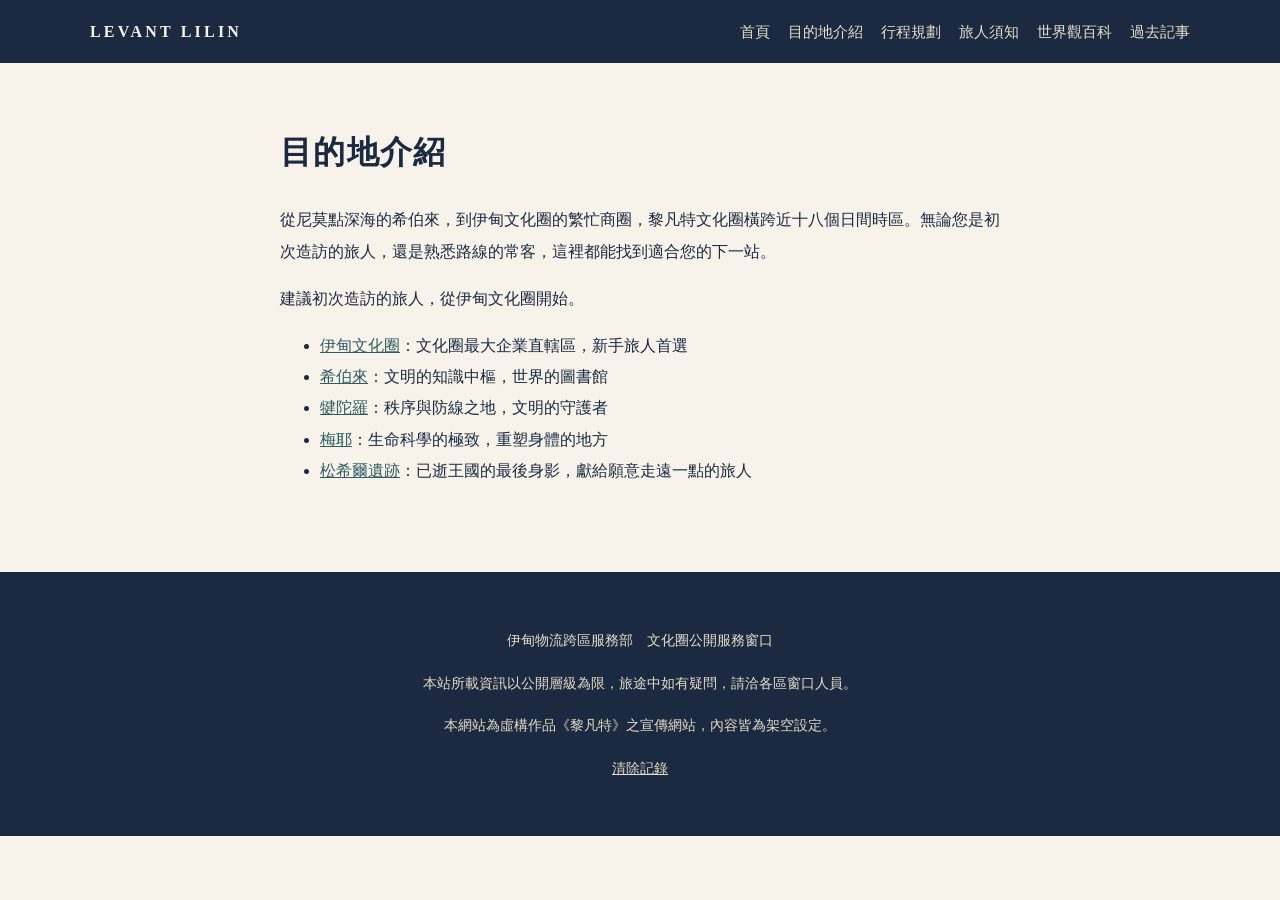
<file: destinations.html>
<!doctype html>
<html lang="zh-Hant"><head><meta charset="utf-8">
<meta name="viewport" content="width=device-width,initial-scale=1">
<meta name="robots" content="noindex">
<title>目的地介紹｜黎凡特文化圈・旅人指南</title>
<link rel="stylesheet" href="assets/style.css"></head>
<body data-page="destinations">
<header class="site"><div class="bar"><a class="brand" href="index.html">LEVANT LILIN</a><nav><a href="index.html">首頁</a><a href="destinations.html">目的地介紹</a><a href="itinerary.html">行程規劃</a><a href="rules.html">旅人須知</a><a href="wiki.html">世界觀百科</a><a href="chronicle.html">過去記事</a><a href="archive.html" class="needs-archive" style="display:none">機密檔案室</a></nav></div></header>

<main><h1>目的地介紹</h1>
<p>從尼莫點深海的希伯來，到伊甸文化圈的繁忙商圈，黎凡特文化圈橫跨近十八個日間時區。無論您是初次造訪的旅人，還是熟悉路線的常客，這裡都能找到適合您的下一站。</p>
<p>建議初次造訪的旅人，從伊甸文化圈開始。</p>
<ul>
<li><a href="dest-eden.html">伊甸文化圈</a>：文化圈最大企業直轄區，新手旅人首選</li>
<li><a href="dest-hebrew.html">希伯來</a>：文明的知識中樞，世界的圖書館</li>
<li><a href="dest-gandhara.html">犍陀羅</a>：秩序與防線之地，文明的守護者</li>
<li><a href="dest-mayer.html">梅耶</a>：生命科學的極致，重塑身體的地方</li>
<li><a href="dest-songhill.html">松希爾遺跡</a>：已逝王國的最後身影，獻給願意走遠一點的旅人</li>
</ul></main>
<footer class="site">
<p>伊甸物流跨區服務部　文化圈公開服務窗口</p>
<p>本站所載資訊以公開層級為限，旅途中如有疑問，請洽各區窗口人員。</p>
<p>本網站為虛構作品《黎凡特》之宣傳網站，內容皆為架空設定。</p>
<p><a href="#" id="reset">清除記錄</a></p>
</footer>
<script src="assets/site.js"></script>
</body></html>
</file>
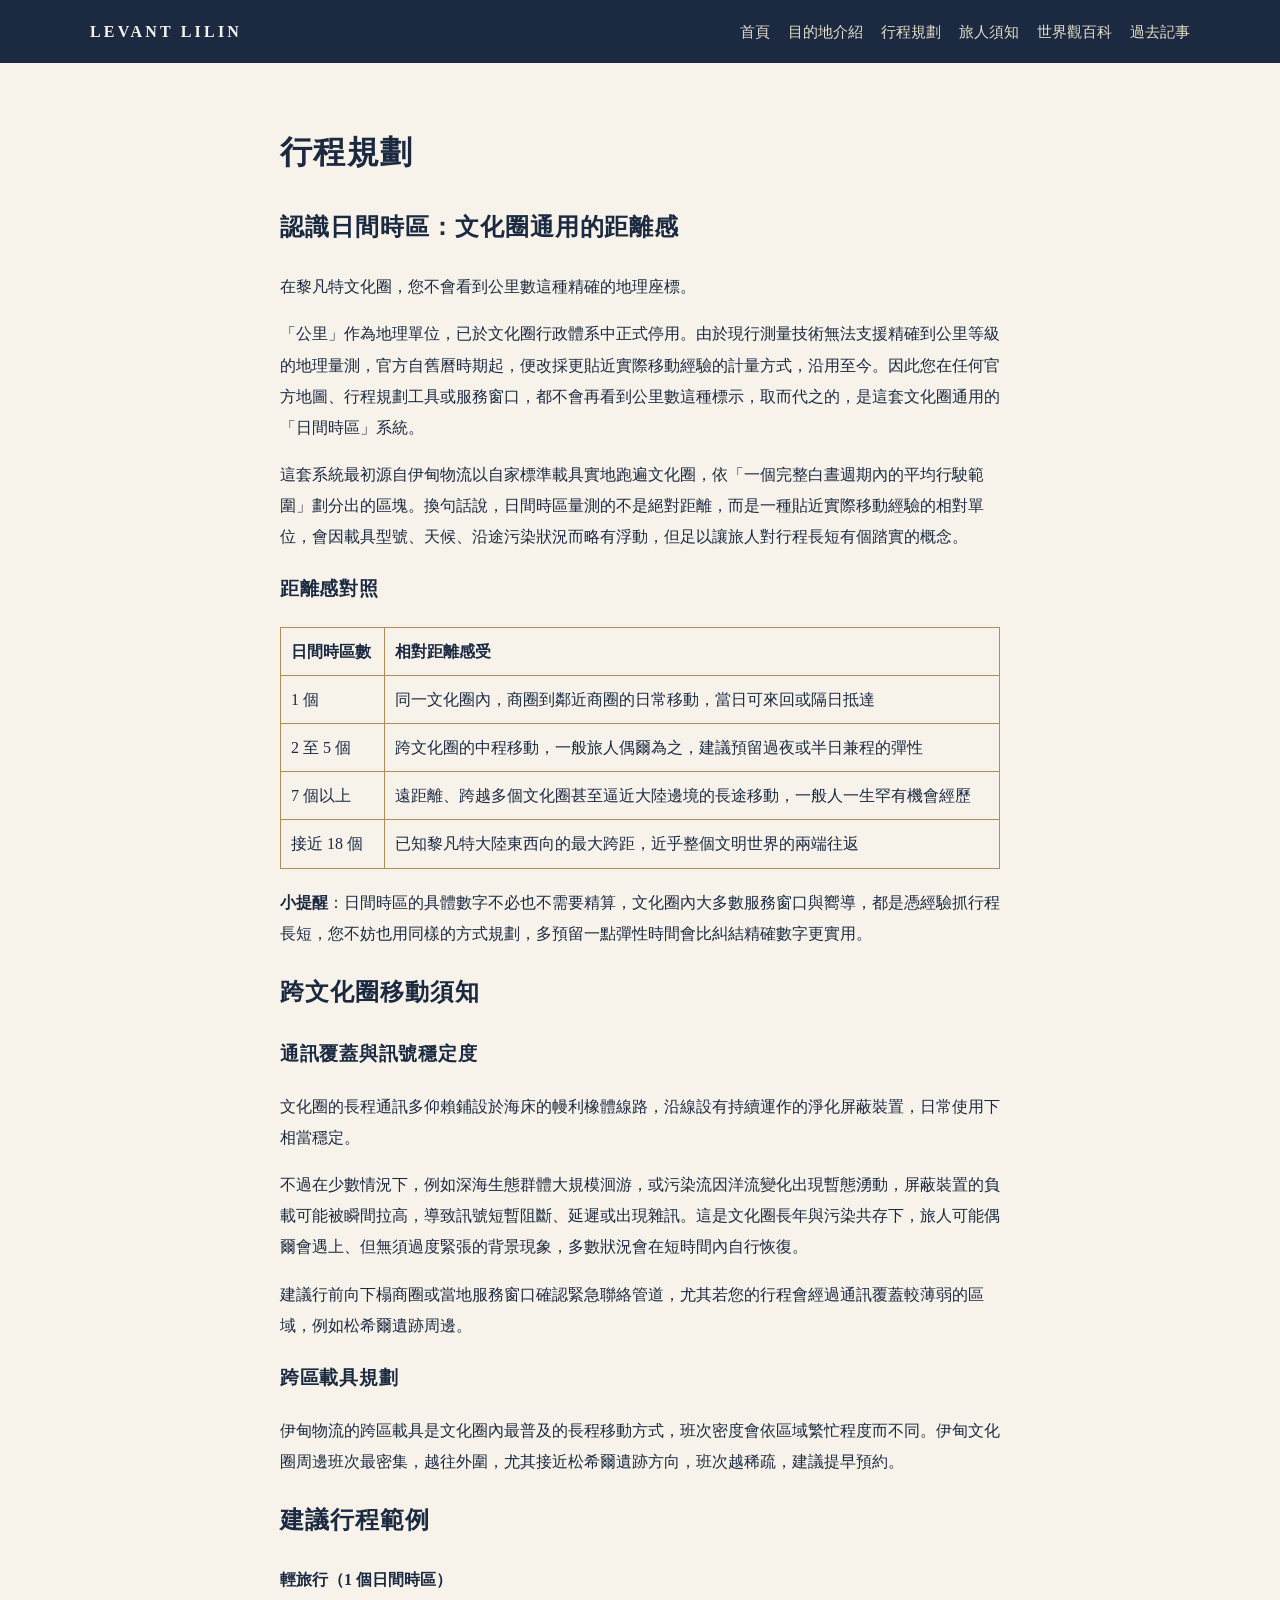
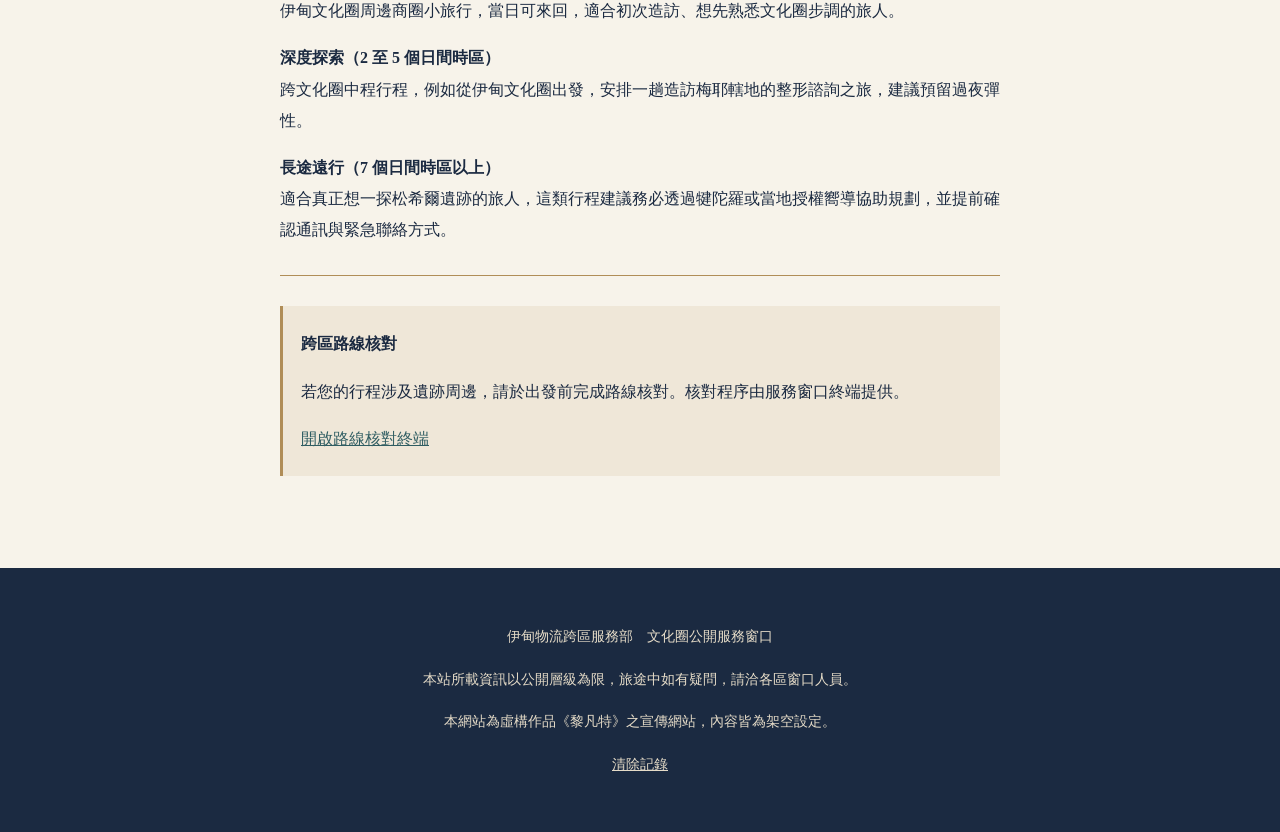
<file: itinerary.html>
<!doctype html>
<html lang="zh-Hant"><head><meta charset="utf-8">
<meta name="viewport" content="width=device-width,initial-scale=1">
<meta name="robots" content="noindex">
<title>行程規劃｜黎凡特文化圈・旅人指南</title>
<link rel="stylesheet" href="assets/style.css"></head>
<body data-page="itinerary">
<header class="site"><div class="bar"><a class="brand" href="index.html">LEVANT LILIN</a><nav><a href="index.html">首頁</a><a href="destinations.html">目的地介紹</a><a href="itinerary.html">行程規劃</a><a href="rules.html">旅人須知</a><a href="wiki.html">世界觀百科</a><a href="chronicle.html">過去記事</a><a href="archive.html" class="needs-archive" style="display:none">機密檔案室</a></nav></div></header>

<main><h1>行程規劃</h1>
<h2>認識日間時區：文化圈通用的距離感</h2>
<p>在黎凡特文化圈，您不會看到公里數這種精確的地理座標。</p>
<p>「公里」作為地理單位，已於文化圈行政體系中正式停用。由於現行測量技術無法支援精確到公里等級的地理量測，官方自舊曆時期起，便改採更貼近實際移動經驗的計量方式，沿用至今。因此您在任何官方地圖、行程規劃工具或服務窗口，都不會再看到公里數這種標示，取而代之的，是這套文化圈通用的「日間時區」系統。</p>
<p>這套系統最初源自伊甸物流以自家標準載具實地跑遍文化圈，依「一個完整白晝週期內的平均行駛範圍」劃分出的區塊。換句話說，日間時區量測的不是絕對距離，而是一種貼近實際移動經驗的相對單位，會因載具型號、天候、沿途污染狀況而略有浮動，但足以讓旅人對行程長短有個踏實的概念。</p>
<h3>距離感對照</h3>
<table><thead><tr><th>日間時區數</th><th>相對距離感受</th></tr></thead><tbody>
<tr><td>1 個</td><td>同一文化圈內，商圈到鄰近商圈的日常移動，當日可來回或隔日抵達</td></tr>
<tr><td>2 至 5 個</td><td>跨文化圈的中程移動，一般旅人偶爾為之，建議預留過夜或半日兼程的彈性</td></tr>
<tr><td>7 個以上</td><td>遠距離、跨越多個文化圈甚至逼近大陸邊境的長途移動，一般人一生罕有機會經歷</td></tr>
<tr><td>接近 18 個</td><td>已知黎凡特大陸東西向的最大跨距，近乎整個文明世界的兩端往返</td></tr></tbody></table>
<p><strong>小提醒</strong>：日間時區的具體數字不必也不需要精算，文化圈內大多數服務窗口與嚮導，都是憑經驗抓行程長短，您不妨也用同樣的方式規劃，多預留一點彈性時間會比糾結精確數字更實用。</p>
<h2>跨文化圈移動須知</h2>
<h3>通訊覆蓋與訊號穩定度</h3>
<p>文化圈的長程通訊多仰賴鋪設於海床的幔利橡體線路，沿線設有持續運作的淨化屏蔽裝置，日常使用下相當穩定。</p>
<p>不過在少數情況下，例如深海生態群體大規模洄游，或污染流因洋流變化出現暫態湧動，屏蔽裝置的負載可能被瞬間拉高，導致訊號短暫阻斷、延遲或出現雜訊。這是文化圈長年與污染共存下，旅人可能偶爾會遇上、但無須過度緊張的背景現象，多數狀況會在短時間內自行恢復。</p>
<p>建議行前向下榻商圈或當地服務窗口確認緊急聯絡管道，尤其若您的行程會經過通訊覆蓋較薄弱的區域，例如松希爾遺跡周邊。</p>
<h3>跨區載具規劃</h3>
<p>伊甸物流的跨區載具是文化圈內最普及的長程移動方式，班次密度會依區域繁忙程度而不同。伊甸文化圈周邊班次最密集，越往外圍，尤其接近松希爾遺跡方向，班次越稀疏，建議提早預約。</p>
<h2>建議行程範例</h2>
<p><strong>輕旅行（1 個日間時區）</strong><br>伊甸文化圈周邊商圈小旅行，當日可來回，適合初次造訪、想先熟悉文化圈步調的旅人。</p>
<p><strong>深度探索（2 至 5 個日間時區）</strong><br>跨文化圈中程行程，例如從伊甸文化圈出發，安排一趟造訪梅耶轄地的整形諮詢之旅，建議預留過夜彈性。</p>
<p><strong>長途遠行（7 個日間時區以上）</strong><br>適合真正想一探松希爾遺跡的旅人，這類行程建議務必透過犍陀羅或當地授權嚮導協助規劃，並提前確認通訊與緊急聯絡方式。</p>
<hr>
<blockquote><p><strong>跨區路線核對</strong></p>
<p>若您的行程涉及遺跡周邊，請於出發前完成路線核對。核對程序由服務窗口終端提供。</p>
<p><a href="#" id="route-terminal" data-puzzle="3">開啟路線核對終端</a></p></blockquote></main>
<footer class="site">
<p>伊甸物流跨區服務部　文化圈公開服務窗口</p>
<p>本站所載資訊以公開層級為限，旅途中如有疑問，請洽各區窗口人員。</p>
<p>本網站為虛構作品《黎凡特》之宣傳網站，內容皆為架空設定。</p>
<p><a href="#" id="reset">清除記錄</a></p>
</footer>
<script src="assets/site.js"></script>
</body></html>
</file>
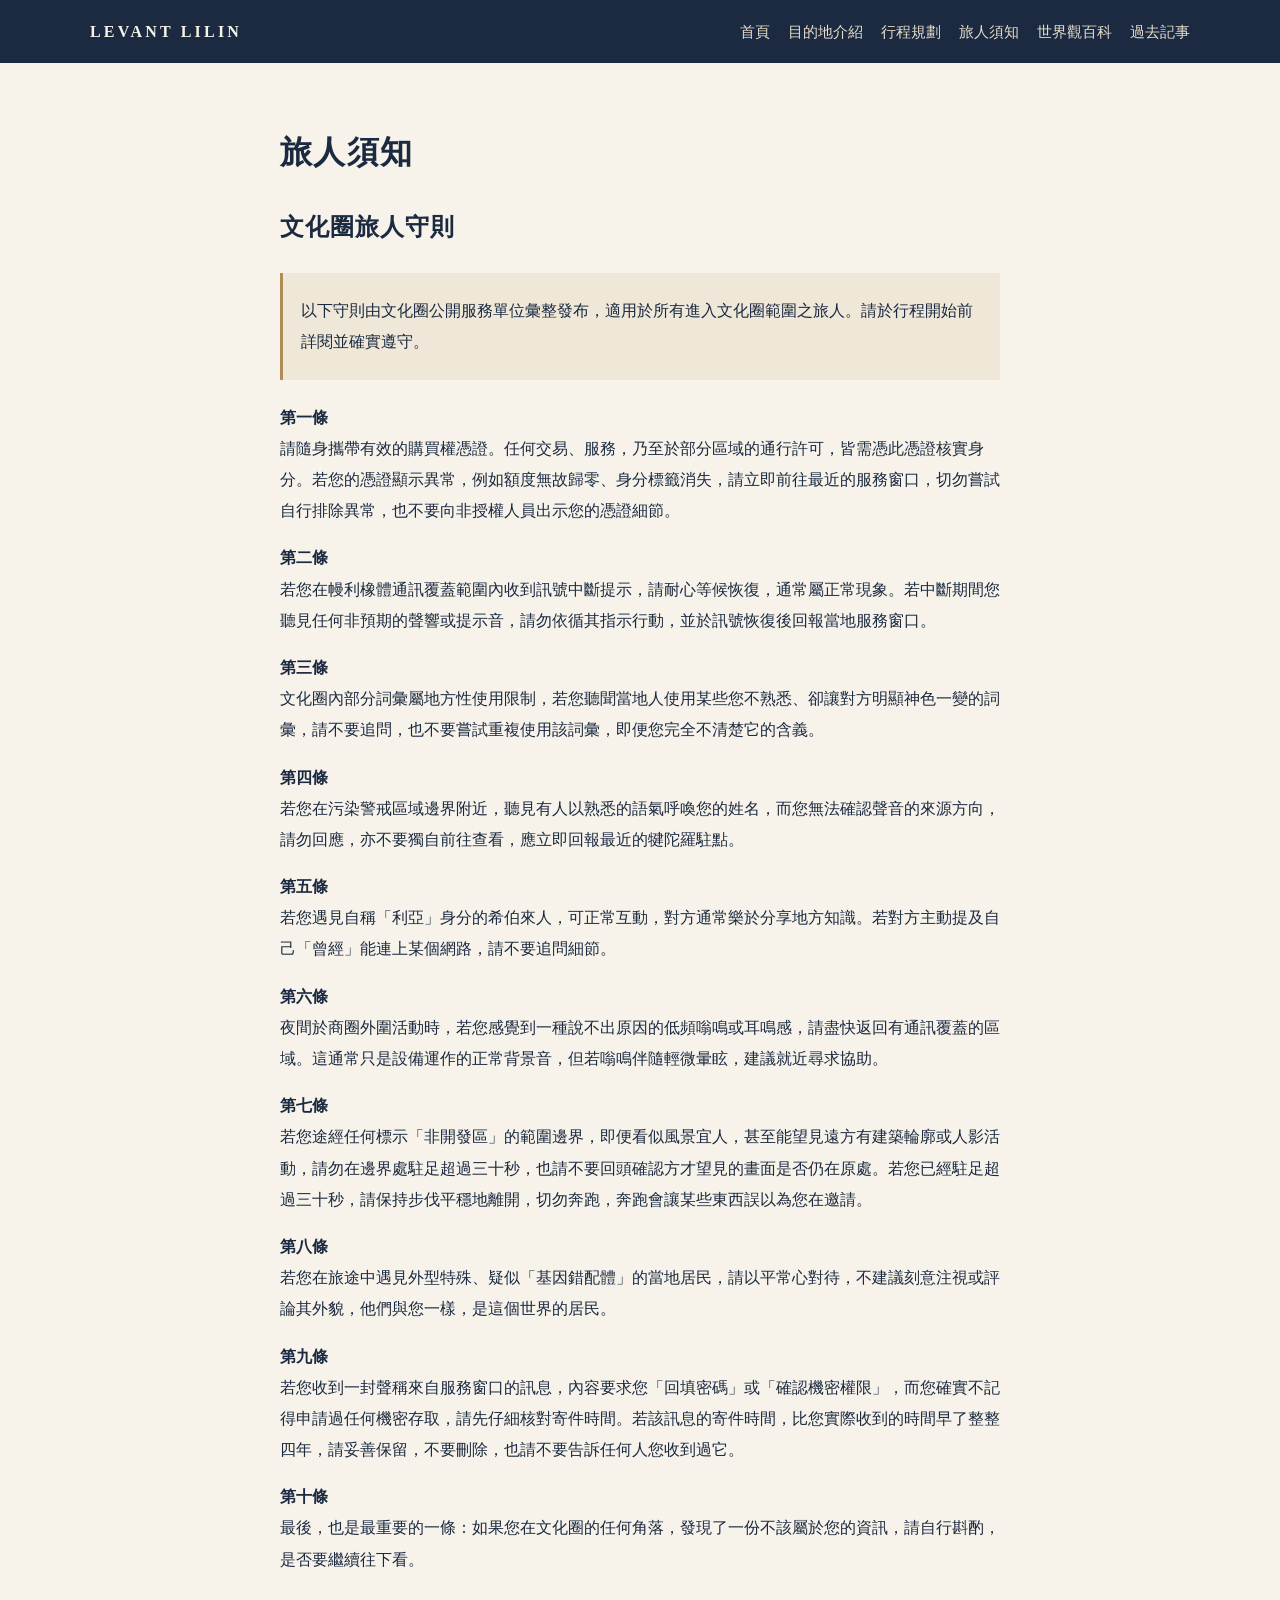
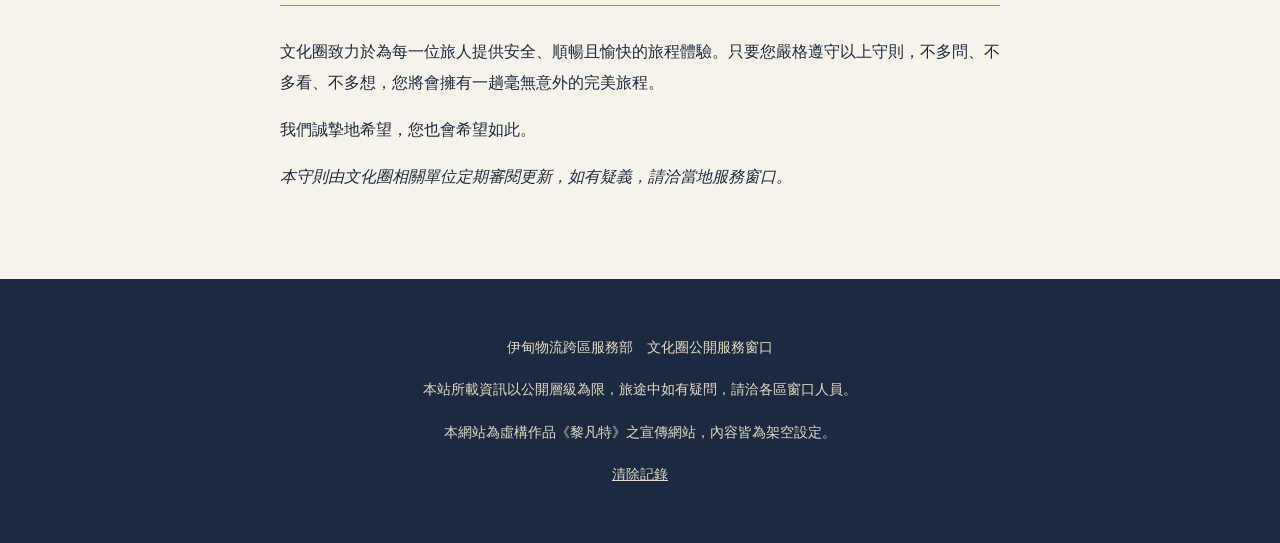
<file: rules.html>
<!doctype html>
<html lang="zh-Hant"><head><meta charset="utf-8">
<meta name="viewport" content="width=device-width,initial-scale=1">
<meta name="robots" content="noindex">
<title>旅人須知｜黎凡特文化圈・旅人指南</title>
<link rel="stylesheet" href="assets/style.css"></head>
<body data-page="rules">
<header class="site"><div class="bar"><a class="brand" href="index.html">LEVANT LILIN</a><nav><a href="index.html">首頁</a><a href="destinations.html">目的地介紹</a><a href="itinerary.html">行程規劃</a><a href="rules.html">旅人須知</a><a href="wiki.html">世界觀百科</a><a href="chronicle.html">過去記事</a><a href="archive.html" class="needs-archive" style="display:none">機密檔案室</a></nav></div></header>

<main><h1>旅人須知</h1><h2>文化圈旅人守則</h2><blockquote><p>以下守則由文化圈公開服務單位彙整發布，適用於所有進入文化圈範圍之旅人。請於行程開始前詳閱並確實遵守。</p></blockquote><p><strong>第一條</strong><br>請隨身攜帶有效的購買權憑證。任何交易、服務，乃至於部分區域的通行許可，皆需憑此憑證核實身分。若您的憑證顯示異常，例如額度無故歸零、身分標籤消失，請立即前往最近的服務窗口，切勿嘗試自行排除異常，也不要向非授權人員出示您的憑證細節。</p><p><strong>第二條</strong><br>若您在幔利橡體通訊覆蓋範圍內收到訊號中斷提示，請耐心等候恢復，通常屬正常現象。若中斷期間您聽見任何非預期的聲響或提示音，請勿依循其指示行動，並於訊號恢復後回報當地服務窗口。</p><p><strong>第三條</strong><br>文化圈內部分詞彙屬地方性使用限制，若您聽聞當地人使用某些您不熟悉、卻讓對方明顯神色一變的詞彙，請不要追問，也不要嘗試重複使用該詞彙，即便您完全不清楚它的含義。</p><p><strong>第四條</strong><br>若您在污染警戒區域邊界附近，聽見有人以熟悉的語氣呼喚您的姓名，而您無法確認聲音的來源方向，請勿回應，亦不要獨自前往查看，應立即回報最近的犍陀羅駐點。</p><p><strong>第五條</strong><br>若您遇見自稱「利亞」身分的希伯來人，可正常互動，對方通常樂於分享地方知識。若對方主動提及自己「曾經」能連上某個網路，請不要追問細節。</p><p><strong>第六條</strong><br>夜間於商圈外圍活動時，若您感覺到一種說不出原因的低頻嗡鳴或耳鳴感，請盡快返回有通訊覆蓋的區域。這通常只是設備運作的正常背景音，但若嗡鳴伴隨輕微暈眩，建議就近尋求協助。</p><p><strong>第七條</strong><br>若您途經任何標示「非開發區」的範圍邊界，即便看似風景宜人，甚至能望見遠方有建築輪廓或人影活動，請勿在邊界處駐足超過三十秒，也請不要回頭確認方才望見的畫面是否仍在原處。若您已經駐足超過三十秒，請保持步伐平穩地離開，切勿奔跑，奔跑會讓某些東西誤以為您在邀請。</p><p><strong>第八條</strong><br>若您在旅途中遇見外型特殊、疑似「基因錯配體」的當地居民，請以平常心對待，不建議刻意注視或評論其外貌，他們與您一樣，是這個世界的居民。</p><p><strong>第九條</strong><br>若您收到一封聲稱來自服務窗口的訊息，內容要求您「回填密碼」或「確認機密權限」，而您確實不記得申請過任何機密存取，請先仔細核對寄件時間。若該訊息的寄件時間，比您實際收到的時間早了整整四年，請妥善保留，不要刪除，也請不要告訴任何人您收到過它。</p><p><strong>第十條</strong><br>最後，也是最重要的一條：如果您在文化圈的任何角落，發現了一份不該屬於您的資訊，請自行斟酌，是否要繼續往下看。</p><hr><p>文化圈致力於為每一位旅人提供安全、順暢且愉快的旅程體驗。只要您嚴格遵守以上守則，不多問、不多看、不多想，您將會擁有一趟毫無意外的完美旅程。</p><p>我們誠摯地希望，您也會希望如此。</p><p><em>本守則由文化圈相關單位定期審閱更新，如有疑義，請洽當地服務窗口。</em></p></main>
<footer class="site">
<p>伊甸物流跨區服務部　文化圈公開服務窗口</p>
<p>本站所載資訊以公開層級為限，旅途中如有疑問，請洽各區窗口人員。</p>
<p>本網站為虛構作品《黎凡特》之宣傳網站，內容皆為架空設定。</p>
<p><a href="#" id="reset">清除記錄</a></p>
</footer>
<script src="assets/site.js"></script>
</body></html>
</file>
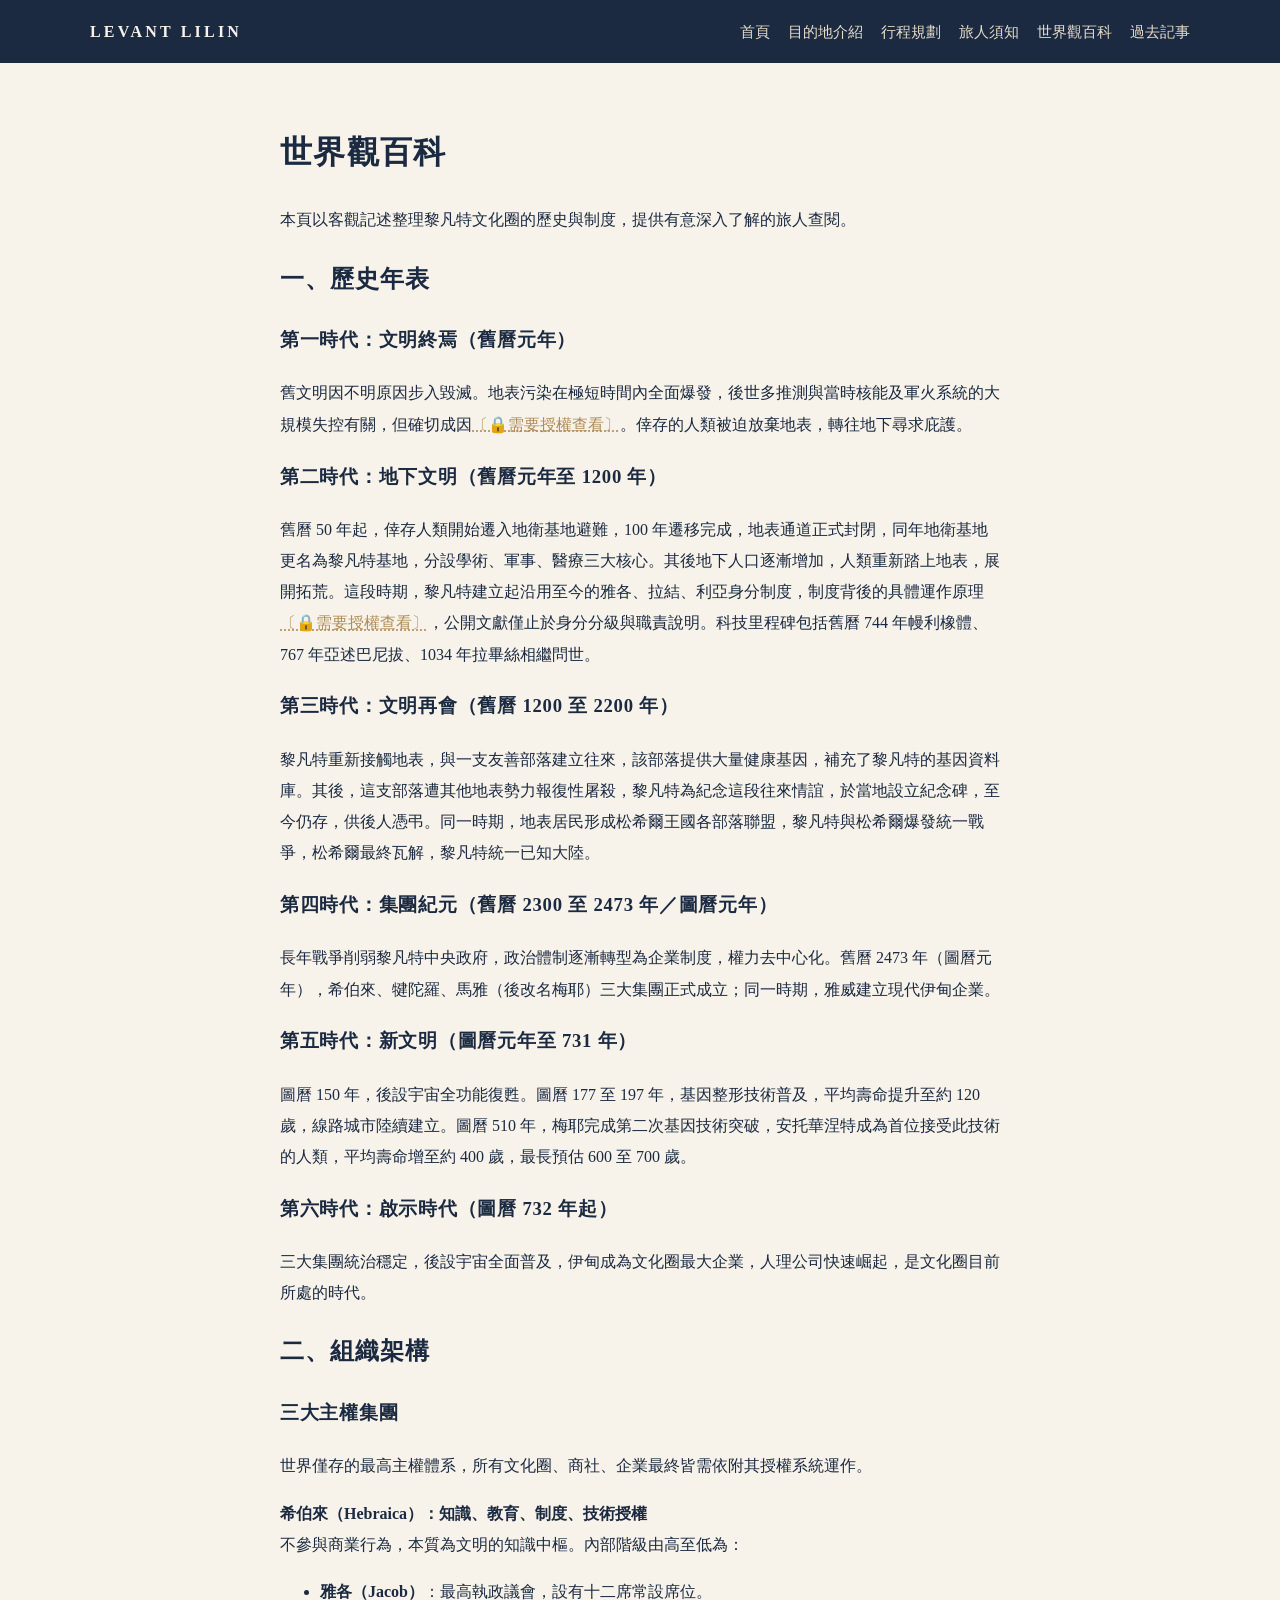
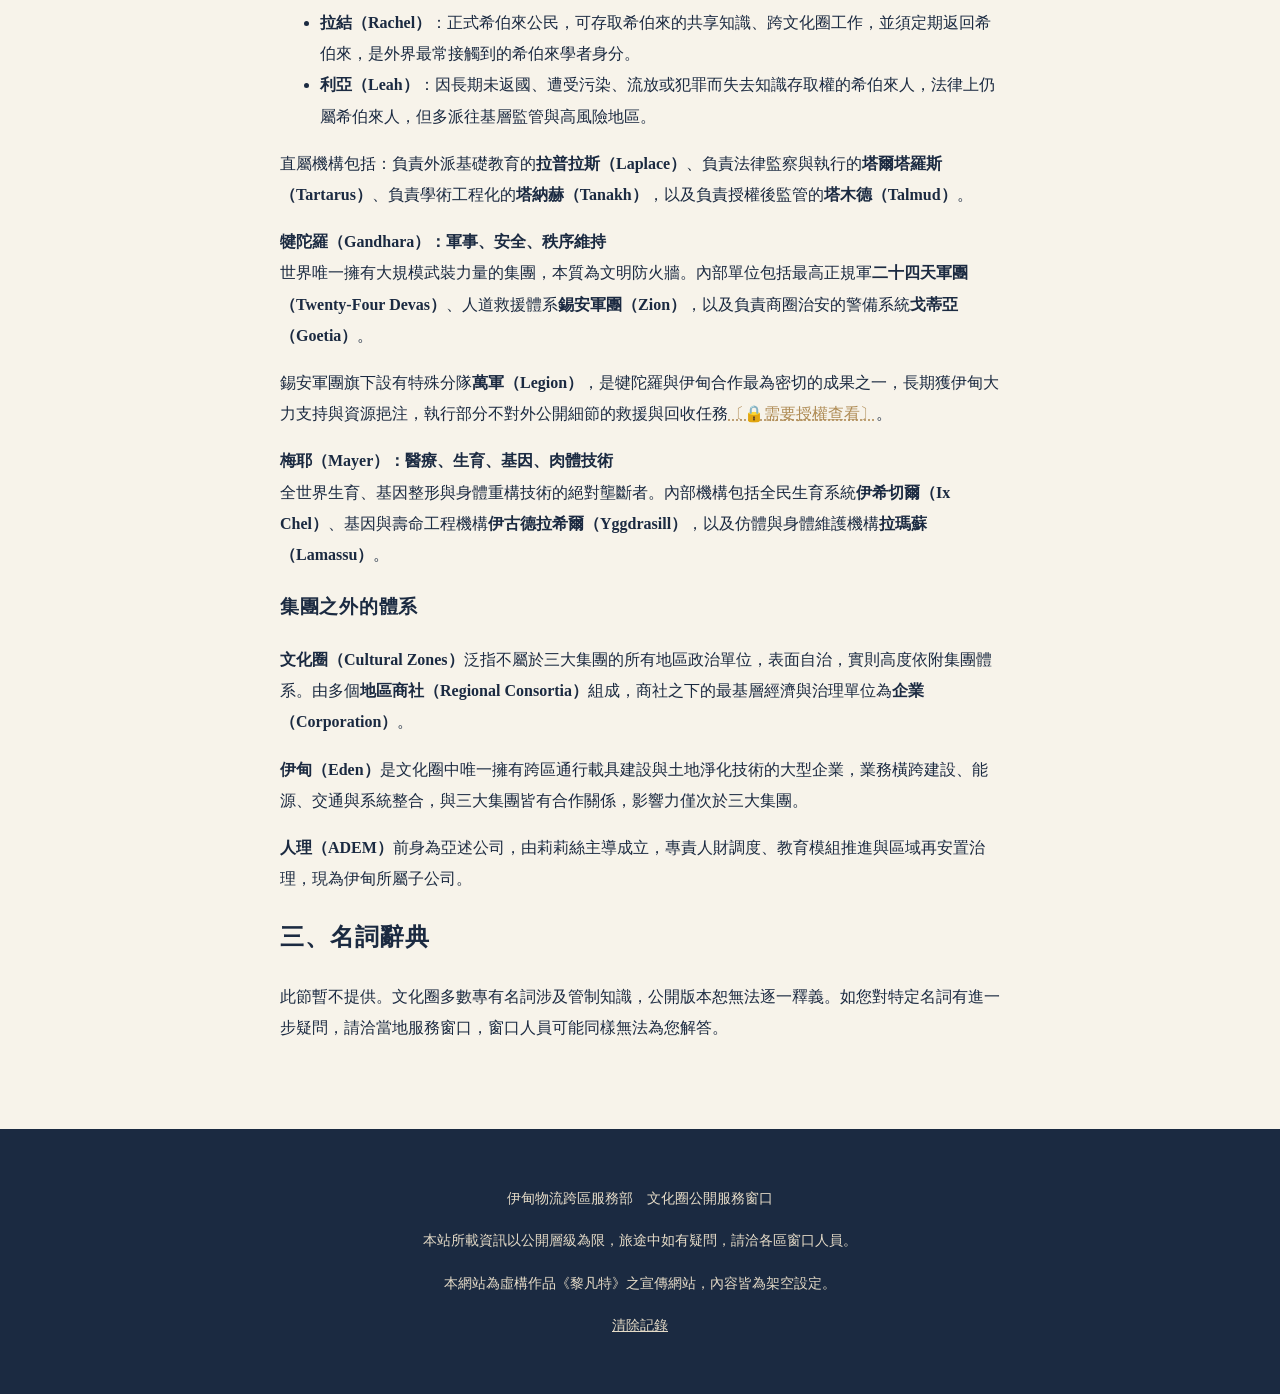
<file: wiki.html>
<!doctype html>
<html lang="zh-Hant"><head><meta charset="utf-8">
<meta name="viewport" content="width=device-width,initial-scale=1">
<meta name="robots" content="noindex">
<title>世界觀百科｜黎凡特文化圈・旅人指南</title>
<link rel="stylesheet" href="assets/style.css"></head>
<body data-page="wiki">
<header class="site"><div class="bar"><a class="brand" href="index.html">LEVANT LILIN</a><nav><a href="index.html">首頁</a><a href="destinations.html">目的地介紹</a><a href="itinerary.html">行程規劃</a><a href="rules.html">旅人須知</a><a href="wiki.html">世界觀百科</a><a href="chronicle.html">過去記事</a><a href="archive.html" class="needs-archive" style="display:none">機密檔案室</a></nav></div></header>

<main><h1>世界觀百科</h1>
<p>本頁以客觀記述整理黎凡特文化圈的歷史與制度，提供有意深入了解的旅人查閱。</p>
<h2>一、歷史年表</h2>
<h3>第一時代：文明終焉（舊曆元年）</h3>
<p>舊文明因不明原因步入毀滅。地表污染在極短時間內全面爆發，後世多推測與當時核能及軍火系統的大規模失控有關，但確切成因<a href="#" class="lock" data-lock="l1">〔🔒需要授權查看〕</a>。倖存的人類被迫放棄地表，轉往地下尋求庇護。</p>
<h3>第二時代：地下文明（舊曆元年至 1200 年）</h3>
<p>舊曆 50 年起，倖存人類開始遷入地衛基地避難，100 年遷移完成，地表通道正式封閉，同年地衛基地更名為黎凡特基地，分設學術、軍事、醫療三大核心。其後地下人口逐漸增加，人類重新踏上地表，展開拓荒。這段時期，黎凡特建立起沿用至今的雅各、拉結、利亞身分制度，制度背後的具體運作原理<a href="#" class="lock" data-lock="l2">〔🔒需要授權查看〕</a>，公開文獻僅止於身分分級與職責說明。科技里程碑包括舊曆 744 年幔利橡體、767 年亞述巴尼拔、1034 年拉畢絲相繼問世。</p>
<h3>第三時代：文明再會（舊曆 1200 至 2200 年）</h3>
<p>黎凡特重新接觸地表，與一支友善部落建立往來，該部落提供大量健康基因，補充了黎凡特的基因資料庫。其後，這支部落遭其他地表勢力報復性屠殺，黎凡特為紀念這段往來情誼，於當地設立紀念碑，至今仍存，供後人憑弔。同一時期，地表居民形成松希爾王國各部落聯盟，黎凡特與松希爾爆發統一戰爭，松希爾最終瓦解，黎凡特統一已知大陸。</p>
<h3>第四時代：集團紀元（舊曆 2300 至 2473 年／圖曆元年）</h3>
<p>長年戰爭削弱黎凡特中央政府，政治體制逐漸轉型為企業制度，權力去中心化。舊曆 2473 年（圖曆元年），希伯來、犍陀羅、馬雅（後改名梅耶）三大集團正式成立；同一時期，雅威建立現代伊甸企業。</p>
<h3>第五時代：新文明（圖曆元年至 731 年）</h3>
<p>圖曆 150 年，後設宇宙全功能復甦。圖曆 177 至 197 年，基因整形技術普及，平均壽命提升至約 120 歲，線路城市陸續建立。圖曆 510 年，梅耶完成第二次基因技術突破，安托華涅特成為首位接受此技術的人類，平均壽命增至約 400 歲，最長預估 600 至 700 歲。</p>
<h3>第六時代：啟示時代（圖曆 732 年起）</h3>
<p>三大集團統治穩定，後設宇宙全面普及，伊甸成為文化圈最大企業，人理公司快速崛起，是文化圈目前所處的時代。</p>
<h2>二、組織架構</h2>
<h3>三大主權集團</h3>
<p>世界僅存的最高主權體系，所有文化圈、商社、企業最終皆需依附其授權系統運作。</p>
<p><strong>希伯來（Hebraica）：知識、教育、制度、技術授權</strong><br>不參與商業行為，本質為文明的知識中樞。內部階級由高至低為：</p>
<ul>
<li><strong>雅各（Jacob）</strong>：最高執政議會，設有十二席常設席位。</li>
<li><strong>拉結（Rachel）</strong>：正式希伯來公民，可存取希伯來的共享知識、跨文化圈工作，並須定期返回希伯來，是外界最常接觸到的希伯來學者身分。</li>
<li><strong>利亞（Leah）</strong>：因長期未返國、遭受污染、流放或犯罪而失去知識存取權的希伯來人，法律上仍屬希伯來人，但多派往基層監管與高風險地區。</li></ul>
<p>直屬機構包括：負責外派基礎教育的<strong>拉普拉斯（Laplace）</strong>、負責法律監察與執行的<strong>塔爾塔羅斯（Tartarus）</strong>、負責學術工程化的<strong>塔納赫（Tanakh）</strong>，以及負責授權後監管的<strong>塔木德（Talmud）</strong>。</p>
<p><strong>犍陀羅（Gandhara）：軍事、安全、秩序維持</strong><br>世界唯一擁有大規模武裝力量的集團，本質為文明防火牆。內部單位包括最高正規軍<strong>二十四天軍團（Twenty-Four Devas）</strong>、人道救援體系<strong>錫安軍團（Zion）</strong>，以及負責商圈治安的警備系統<strong>戈蒂亞（Goetia）</strong>。</p>
<p>錫安軍團旗下設有特殊分隊<strong>萬軍（Legion）</strong>，是犍陀羅與伊甸合作最為密切的成果之一，長期獲伊甸大力支持與資源挹注，執行部分不對外公開細節的救援與回收任務<a href="#" class="lock" data-lock="l4">〔🔒需要授權查看〕</a>。</p>
<p><strong>梅耶（Mayer）：醫療、生育、基因、肉體技術</strong><br>全世界生育、基因整形與身體重構技術的絕對壟斷者。內部機構包括全民生育系統<strong>伊希切爾（Ix Chel）</strong>、基因與壽命工程機構<strong>伊古德拉希爾（Yggdrasill）</strong>，以及仿體與身體維護機構<strong>拉瑪蘇（Lamassu）</strong>。</p>
<h3>集團之外的體系</h3>
<p><strong>文化圈（Cultural Zones）</strong>泛指不屬於三大集團的所有地區政治單位，表面自治，實則高度依附集團體系。由多個<strong>地區商社（Regional Consortia）</strong>組成，商社之下的最基層經濟與治理單位為<strong>企業（Corporation）</strong>。</p>
<p><strong>伊甸（Eden）</strong>是文化圈中唯一擁有跨區通行載具建設與土地淨化技術的大型企業，業務橫跨建設、能源、交通與系統整合，與三大集團皆有合作關係，影響力僅次於三大集團。</p>
<p><strong>人理（ADEM）</strong>前身為亞述公司，由莉莉絲主導成立，專責人財調度、教育模組推進與區域再安置治理，現為伊甸所屬子公司。</p>
<h2>三、名詞辭典</h2>
<p>此節暫不提供。文化圈多數專有名詞涉及管制知識，公開版本恕無法逐一釋義。如您對特定名詞有進一步疑問，請洽當地服務窗口，窗口人員可能同樣無法為您解答。</p></main>
<footer class="site">
<p>伊甸物流跨區服務部　文化圈公開服務窗口</p>
<p>本站所載資訊以公開層級為限，旅途中如有疑問，請洽各區窗口人員。</p>
<p>本網站為虛構作品《黎凡特》之宣傳網站，內容皆為架空設定。</p>
<p><a href="#" id="reset">清除記錄</a></p>
</footer>
<script src="assets/site.js"></script>
</body></html>
</file>
<file: assets/style.css>
:root{
  --bg:#F7F3EA;--sand:#E6DCC8;--gold:#B08D57;--ink:#1B2A41;--teal:#2F5D62;
  --text:#1B2A41;--link:#2F5D62;--head-bg:#1B2A41;--head-text:#F7F3EA;
}
body.corrupt{
  --bg:#0d0a0a;--sand:#241616;--gold:#b3202a;--ink:#d9cdb8;--teal:#7fa38a;
  --text:#cbbfa9;--link:#b3202a;--head-bg:#150b0b;--head-text:#d9cdb8;
}
*{box-sizing:border-box}
html{scroll-behavior:smooth}
body{margin:0;background:var(--bg);color:var(--text);
  font-family:"Noto Serif TC","Songti TC","PMingLiU",serif;line-height:1.95;
  transition:background .6s,color .6s}
a{color:var(--link)}
header.site{background:var(--head-bg);color:var(--head-text);padding:16px 20px}
header.site .bar{max-width:1100px;margin:0 auto;display:flex;flex-wrap:wrap;
  justify-content:space-between;align-items:center;gap:10px}
header.site .brand{letter-spacing:.2em;font-weight:600;color:var(--head-text);text-decoration:none}
header.site nav a{color:var(--sand);text-decoration:none;margin-left:18px;font-size:.95rem}
header.site nav a:hover{color:var(--gold)}
body.corrupt header.site nav a{color:#9c8c74}
.hero{background:linear-gradient(135deg,#1B2A41 0%,#2F5D62 60%,#B08D57 100%);
  color:#F7F3EA;text-align:center;padding:110px 20px;transition:background .6s}
body.corrupt .hero{background:linear-gradient(135deg,#0d0a0a 0%,#3a0f12 60%,#7a1018 100%)}
.hero h1{letter-spacing:.2em;margin:0 0 14px;font-size:2rem}
.hero p{color:var(--sand);margin:0 0 24px}
.btn{display:inline-block;background:#F7F3EA;color:#1B2A41;padding:8px 22px;
  text-decoration:none;border:0;cursor:pointer;font:inherit}
.btn.dark{background:var(--ink);color:var(--bg)}
main{max-width:760px;margin:0 auto;padding:36px 20px 70px}
h1,h2,h3{font-weight:600;letter-spacing:.04em}
blockquote{margin:22px 0;padding:6px 18px;border-left:3px solid var(--gold);background:rgba(176,141,87,.12)}
hr{border:0;border-top:1px solid var(--gold);margin:30px 0}
table{border-collapse:collapse;width:100%;margin:18px 0}
th,td{border:1px solid var(--gold);padding:8px 10px;text-align:left;vertical-align:top}
.sub{opacity:.8;font-style:italic}
a.lock{color:var(--gold);cursor:pointer;text-decoration:underline dotted}
span.revealed{color:var(--gold);border-bottom:1px solid var(--gold)}
footer.site{background:var(--head-bg);color:var(--sand);text-align:center;
  padding:40px 20px;font-size:.9rem}
footer.site a{color:var(--sand)}
/* 機密檔案室 */
.archive{color:#e8e1cf}
body:not(.corrupt) .archive{color:var(--text)}
.tier{margin:28px 0;padding:16px 20px;border:1px solid var(--gold);background:rgba(0,0,0,.25)}
.tier h3{margin-top:0}
.tier .masked{letter-spacing:.08em;word-break:break-all;color:#8a7c66}
/* 彈窗 */
#modal{position:fixed;inset:0;background:rgba(0,0,0,.72);display:none;
  align-items:center;justify-content:center;z-index:50;padding:16px}
#modal.open{display:flex}
#modal .box{background:#171210;color:#e8e1cf;max-width:620px;width:100%;
  max-height:90vh;overflow:auto;padding:24px 26px;border:1px solid #b08d57}
#modal h3{margin-top:0;color:#e8c98f}
#modal button{font:inherit;background:#b08d57;color:#171210;border:0;padding:6px 16px;
  cursor:pointer;margin:6px 6px 0 0}
#modal button.ghost{background:transparent;color:#b08d57;border:1px solid #b08d57}
#modal canvas{width:100%;background:#0b0908;border:1px solid #3a2f24}
#modal select,#modal input[type=range]{font:inherit}
#modal table{color:#e8c98f}
#modal .msg{margin-top:12px;min-height:1.6em;color:#e8c98f}
#modal .bad{color:#e07a7a}
#modal .ok{color:#8fd1a3}
.edge,.card{display:flex;align-items:center;gap:10px;margin:6px 0}
@keyframes glitch{0%{filter:none}20%{filter:hue-rotate(90deg) contrast(1.6);transform:translateX(3px)}
  40%{filter:invert(1);transform:translateX(-4px)}60%{filter:none}80%{filter:hue-rotate(200deg);
  transform:skewX(2deg)}100%{filter:none;transform:none}}
body.glitching{animation:glitch .9s linear}
@media(max-width:600px){header.site nav a{margin:0 12px 0 0}.hero h1{font-size:1.5rem}}
</file>
